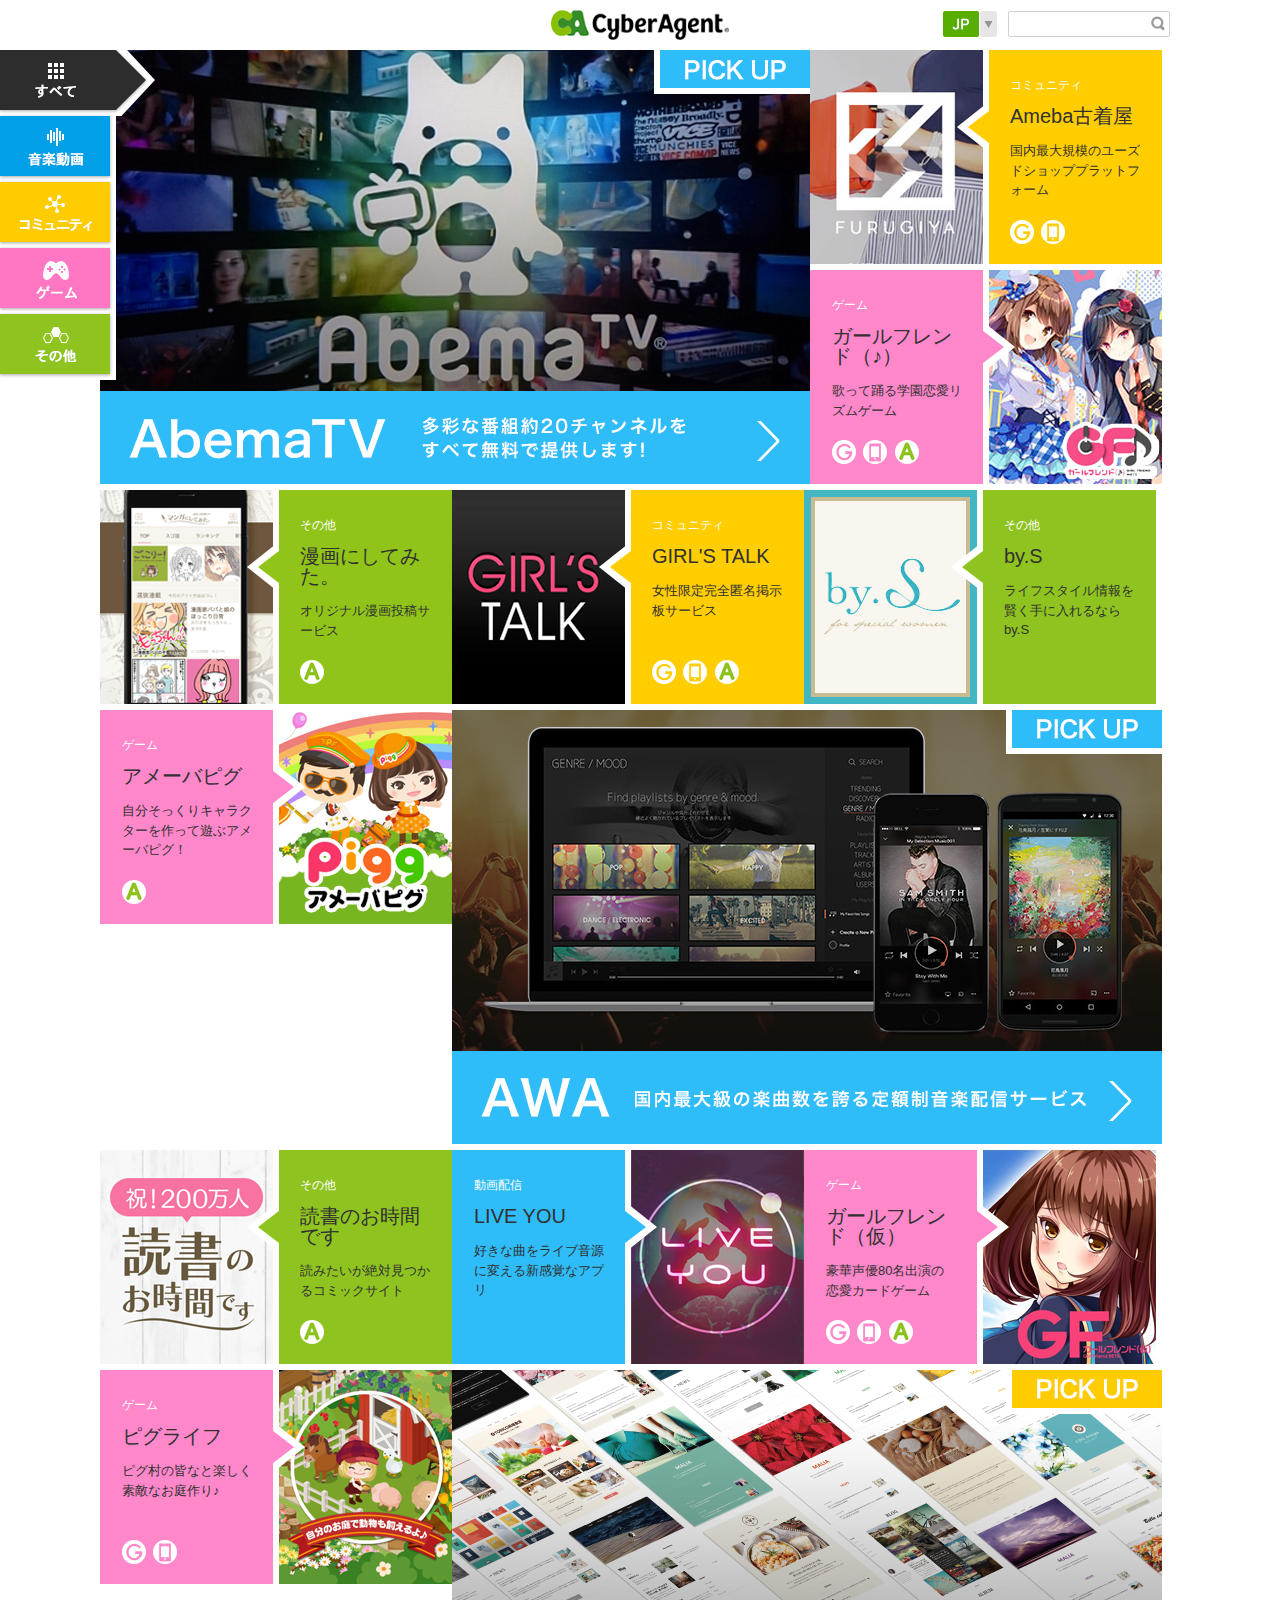
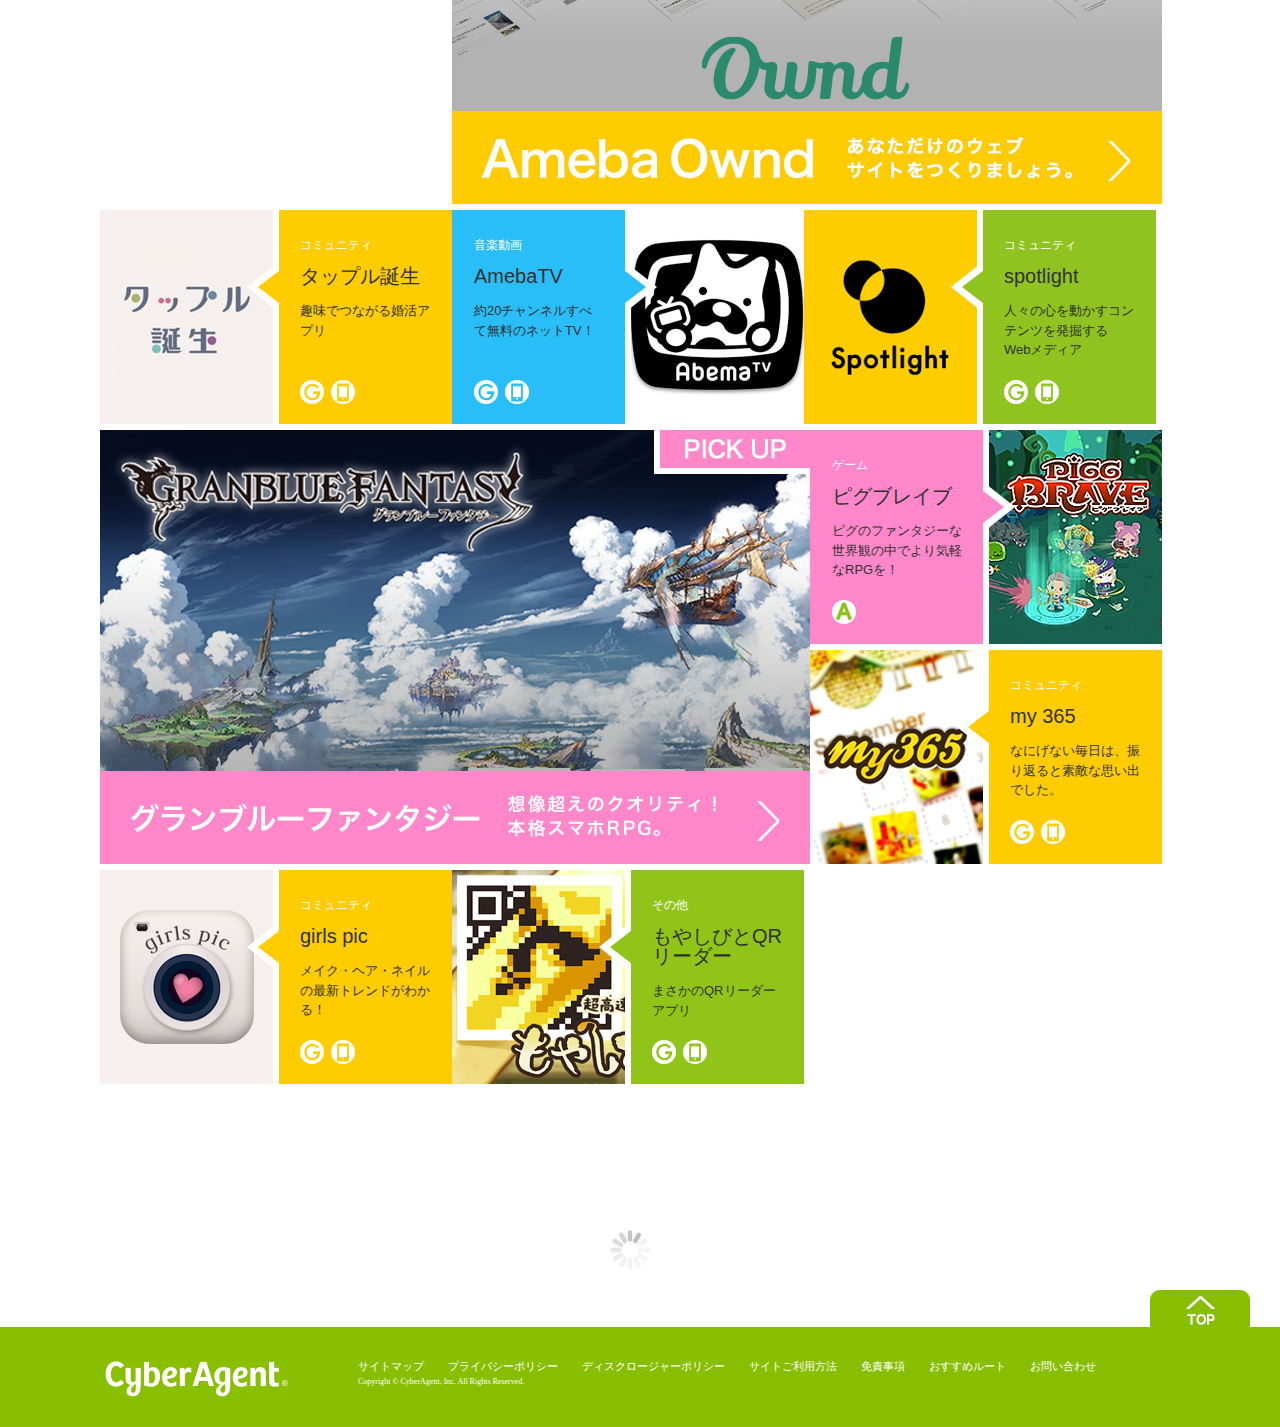
<file: CA_service/index.html>
<!DOCTYPE html>
<html lang="ja">
<head>
  <meta charset="UTF-8">
  <title>Document</title>
  <link rel="stylesheet" href="css/reset.css">
  <link rel="stylesheet" href="css/style.css">
  <link rel="stylesheet" href="css/column.css">
  <script src="https://code.jquery.com/jquery-2.2.3.min.js" integrity="sha256-a23g1Nt4dtEYOj7bR+vTu7+T8VP13humZFBJNIYoEJo=" crossorigin="anonymous"></script>
  <script src="masonry.pkgd.min.js"></script>
  <script src="jquery.inview.min.js"></script>
  <script>
  $(function(){
    $('.grid').masonry({
    itemSelector: '.grid-item',
    columnWidth: 355,
    gutter: 3
    });
    $('.grid-item').css('opacity', 0);
    $('.grid-item').on('inview', function(event, isInView, visiblePartX, visiblePartY) {
      if (isInView) {
        $(this).stop().animate({opacity: 1}, 1000);
    }
  });
  });
  </script>

</head>
<body>
<div id="wrap">
  <nav id="main-nav">
    <ul>
      <li><a href="#"><img src="img/nav_all.png"  /alt="" /></a></li>
      <li><a href="#"><img src="img/nav_mosic.png" alt="" /></a></li>
      <li><a href="#"><img src="img/nav_comyu.png" alt="" /></a></li>
      <li><a href="game.html"><img src="img/nav_game.png" alt="" /></a></li>
      <li><a href="#"><img src="img/nav_ather.png" alt="" /></a></li>
    </ul>
  </nav>

  <div id="head">
    <div class="wrap_head">
      <div id="head_content">
        <a href="index.html">
        <img src="img/logo.png" alt="" />
        </a>
      </div>
      <div class="search">
        <img src="img/head.png" alt="" />
    </div>
    </div>
  </div><!--head_fin-->

  <div id="content" class="grid">

    <div class="item grid-item grid-item--width2">
      <a href="#">
          <div class="waku_D_1"></div>
      </a>
    </div>

    <div class="grid-item">
        <a href="#">
        <div class="waku_01">
          <div class="waku_text_left">
          <p class="genre">コミュニティ</p>
          <p class="title">Ameba古着屋 </p>
          <p class="text">国内最大規模のユーズドショッププラットフォーム</p>
          <div class="waku_icon_2">
          <img src="img/icon_googl.png" alt="" />
          <img src="img/icon_smaho.png" alt="" />
          </div>
          </div>
      </div>
      </a>
    </div>

    <div class="grid-item">
      <a href="index_next.html">
      <div class="waku_02">
        <div class="waku_text">
          <p class="genre">ゲーム</p>
          <p class="title">ガールフレンド（♪） </p>
          <p class="text">歌って踊る学園恋愛リズムゲーム</p>
          <div class="waku_icon_2">
          <img src="img/icon_googl.png" alt="" />
          <img src="img/icon_smaho.png" alt="" />
          <img src="img/icon_ameba.png" alt="" />
          </div>
        </div>
      </div>
      </a>
    </div>

    <div class="grid-item">
      <a href="#">
      <div class="waku_03">
        <div class="waku_text_left">
          <p class="genre">その他</p>
          <p class="title">漫画にしてみた。</p>
          <p class="text">オリジナル漫画投稿サービス</p>
          <div class="waku_icon_2">
            <img src="img/icon_ameba.png" alt="" />
          </div>
        </div>
      </div>
      </a>
    </div>

    <div class="grid-item">
      <a href="#">
      <div class="waku_04">
        <div class="waku_text_left">
          <p class="genre"> コミュニティ</p>
          <p class="title">GIRL'S TALK </p>
          <p class="text">女性限定完全匿名掲示板サービス</p>
          <div class="waku_icon">
          <img src="img/icon_googl.png" alt="" />
          <img src="img/icon_smaho.png" alt="" />
          <img src="img/icon_ameba.png" alt="" />

          </div>
        </div>
      </div>
    </a>
    </div>

    <div class="grid-item">
      <a href="#">
      <div class="waku_05">
        <div class="waku_text_left">
          <p class="genre">その他</p>
          <p class="title">by.S </p>
          <p class="text">ライフスタイル情報を賢く手に入れるならby.S</p>
        </div>
      </div>
    </a>
    </div>

    <div class="grid-item">
      <a href="#">
      <div class="waku_06">
        <div class="waku_text">
          <p class="genre">ゲーム</p>
          <p class="title">アメーバピグ </p>
          <p class="text">自分そっくりキャラクターを作って遊ぶアメーバピグ！</p>
          <div class="waku_icon_2">
            <img src="img/icon_ameba.png" alt="" />
          </div>
        </div>
      </div>
    </a>
    </div>

    <div class="item grid-item grid-item--width2">
      <a href="#">
          <div class="waku_D_2"></div>
      </a>
    </div>

    <div class="grid-item">
      <a href="#">
      <div class="waku_07">
        <div class="waku_text_left">
          <p class="genre">その他</p>
          <p class="title">読書のお時間です </p>
          <p class="text">読みたいが絶対見つかるコミックサイト</p>
          <div class="waku_icon_2">
            <img src="img/icon_ameba.png" alt="" />
          </div>
        </div>
      </div>
    </a>
    </div>

    <div class="grid-item">
      <a href="#">
      <div class="waku_08">
        <div class="waku_text">
          <p class="genre">動画配信</p>
          <p class="title">LIVE YOU </p>
          <p class="text">好きな曲をライブ音源に変える新感覚なアプリ</p>
        </div>
      </div>
    </a>
    </div>

    <div class="grid-item">
      <a href="#">
      <div class="waku_09">
        <div class="waku_text">
          <p class="genre">ゲーム</p>
          <p class="title">ガールフレンド（仮） </p>
          <p class="text">豪華声優80名出演の恋愛カードゲーム</p>
          <div class="waku_icon_2">
          <img src="img/icon_googl.png" alt="" />
          <img src="img/icon_smaho.png" alt="" />
          <img src="img/icon_ameba.png" alt="" />
          </div>
        </div>
      </div>
    </a>
    </div>

    <div class="grid-item">
      <a href="#">
      <div class="waku_10">
        <div class="waku_text">
          <p class="genre">ゲーム</p>
          <p class="title">ピグライフ</p>
          <p class="text">ピグ村の皆なと楽しく素敵なお庭作り♪</p>
          <div class="waku_icon">
          <img src="img/icon_googl.png" alt="" />
          <img src="img/icon_smaho.png" alt="" />
          </div>
        </div>
      </div>
    </a>
    </div>

    <div class="item grid-item grid-item--width2">
      <a href="#">
        <div class="waku_D_3"></div>
      </a>
    </div>

    <div class="grid-item">
      <a href="#">
      <div class="waku_11">
        <div class="waku_text_left">
          <p class="genre">コミュニティ</p>
          <p class="title">タップル誕生 </p>
          <p class="text">趣味でつながる婚活アプリ</p>
          <div class="waku_icon">
          <img src="img/icon_googl.png" alt="" />
          <img src="img/icon_smaho.png" alt="" />
          </div>
        </div>
      </div>
    </a>
    </div>

    <div class="grid-item">
      <a href="#">
      <div class="waku_12">
        <div class="waku_text">
          <p class="genre">音楽動画</p>
          <p class="title">AmebaTV </p>
          <p class="text">約20チャンネルすべて無料のネットTV！</p>
          <div class="waku_icon">
          <img src="img/icon_googl.png" alt="" />
          <img src="img/icon_smaho.png" alt="" />
          </div>
        </div>
      </div>
    </a>
    </div>

    <div class="grid-item">
      <a href="#">
      <div class="waku_16">
        <div class="waku_text_left">
          <p class="genre">コミュニティ</p>
          <p class="title">spotlight</p>
          <p class="text">人々の心を動かすコンテンツを発掘するWebメディア</p>
          <div class="waku_icon_2">
          <img src="img/icon_googl.png" alt="" />
          <img src="img/icon_smaho.png" alt="" />
          </div>
        </div>
      </div>
    </a>
    </div>



    <div class="item grid-item grid-item--width2">
      <a href="#">
        <div class="waku_D_4"></div>
      </a>
    </div>


    <div class="grid-item">
      <a href="#">
      <div class="waku_14">
        <div class="waku_text">
          <p class="genre">ゲーム</p>
          <p class="title">ピグブレイブ </p>
          <p class="text">ピグのファンタジーな世界観の中でより気軽なRPGを！</p>
          <div class="waku_icon_2">
            <img src="img/icon_ameba.png" alt="" />
          </div>
        </div>
      </div>
    </a>
    </div>

    <div class="grid-item">
      <a href="#">
      <div class="waku_17">
        <div class="waku_text_left">
          <p class="genre">コミュニティ</p>
          <p class="title">my 365 </p>
          <p class="text">なにげない毎日は、振り返ると素敵な思い出でした。</p>
          <div class="waku_icon_2">
          <img src="img/icon_googl.png" alt="" />
          <img src="img/icon_smaho.png" alt="" />
          </div>
        </div>
      </div>
    </a>
    </div>


      <div class="grid-item">
        <a href="#">
        <div class="waku_15">
          <div class="waku_text_left">
            <p class="genre">コミュニティ</p>
            <p class="title">girls pic </p>
            <p class="text">メイク・ヘア・ネイルの最新トレンドがわかる！</p>
            <div class="waku_icon_2">
            <img src="img/icon_googl.png" alt="" />
            <img src="img/icon_smaho.png" alt="" />
            </div>
          </div>
        </div>
      </a>
      </div>

      <div class="grid-item">
        <div class="waku_13">
          <a href="#">
          <div class="waku_text_left">
            <p class="genre">その他</p>
            <p class="title">もやしびとQRリーダー </p>
            <p class="text">まさかのQRリーダーアプリ</p>
            <div class="waku_icon_2">
            <img src="img/icon_googl.png" alt="" />
            <img src="img/icon_smaho.png" alt="" />
            </div>
          </div>
        </div>
      </a>
      </div>



      <div class="kuru">
        <div class="kuru_img">
          <a href="index_2.html"><img  src="img/kurukuru.png" alt="" width="40" height="40"></a>
        </div>
      </div>

</div>

</div><!--content_fin-->

<div class="kuru">
  <div class="kuru_img_2">
    <a href="index_2.html"><img  src="img/kurukuru.png" alt="" width="40" height="40"></a>
  </div>
</div>

<div id="pagetop">
  <a href="index.html">
  <img src="img/pagetop.png" alt="" />
  </a>
</div>


<div id="ft">

  <div id="ft_content">
    <div class="ft_img">
    <a href="#"><img  src="img/ft_logo.png" alt="" /></a>
    </div>

    <div>
    <a href="#">サイトマップ</a>
    <a href="#">プライバシーポリシー</a>
    <a href="#">ディスクロージャーポリシー</a>
    <a href="#">サイトご利用方法</a>
    <a href="#">免責事項</a>
    <a href="#">おすすめルート</a>
    <a href="#">お問い合わせ</a>
    <p>Copyright © CyberAgent, Inc. All Rights Reserved.<p>
    </div>


</div><!--ft_fin-->






</div><!--wrap_fin-->
</body>
</html>
</file>
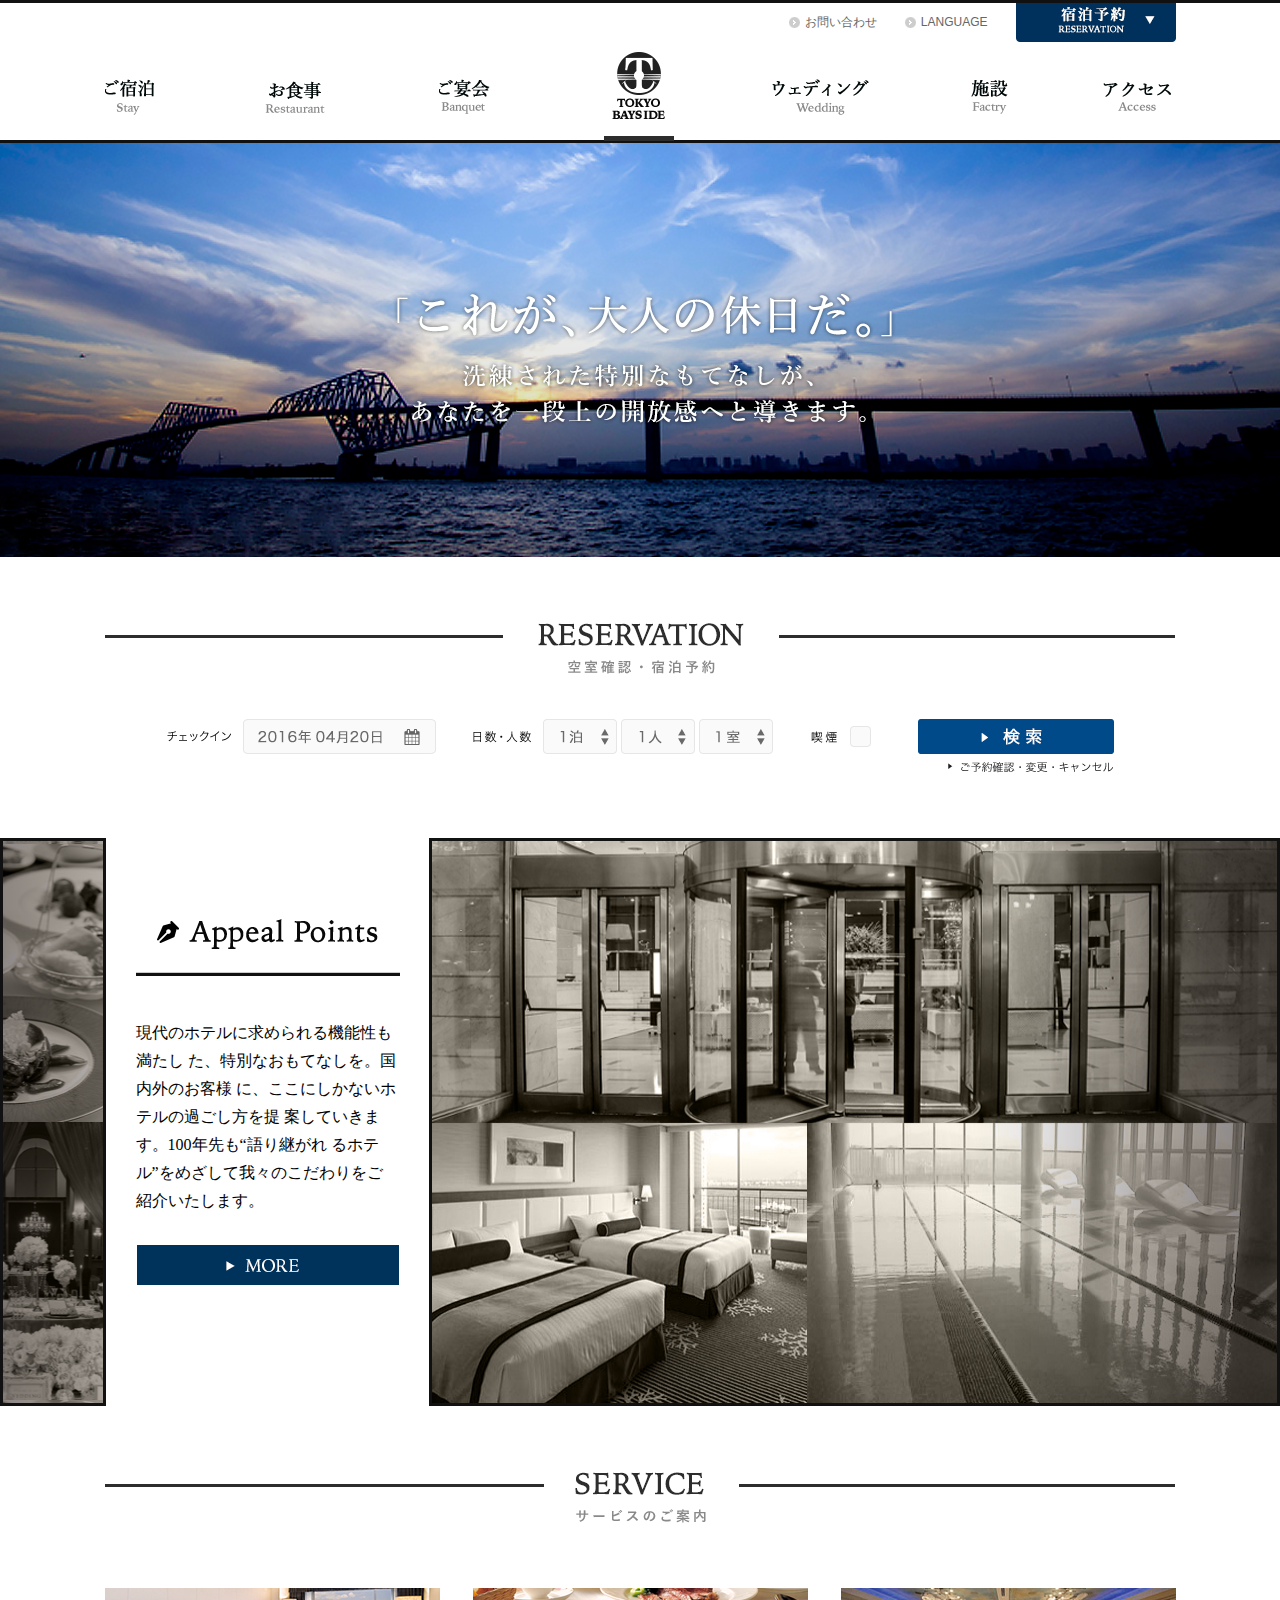
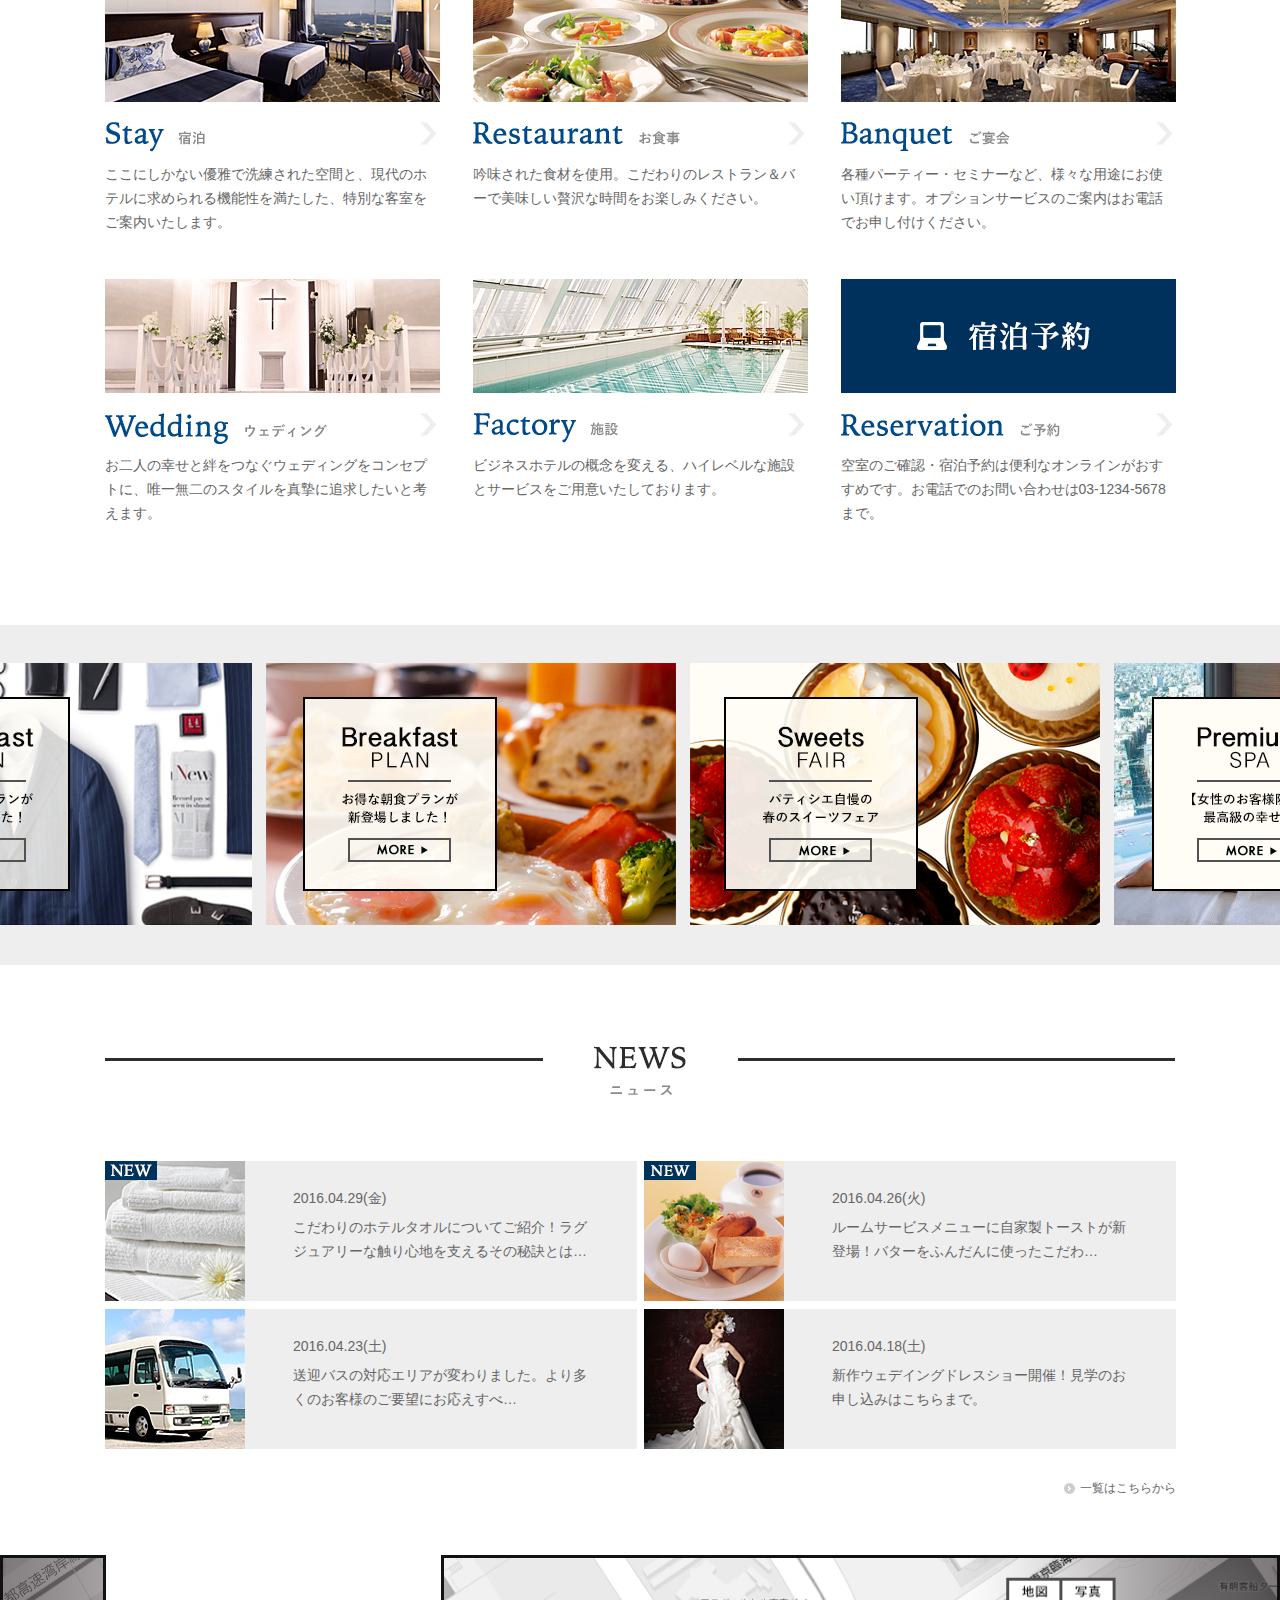
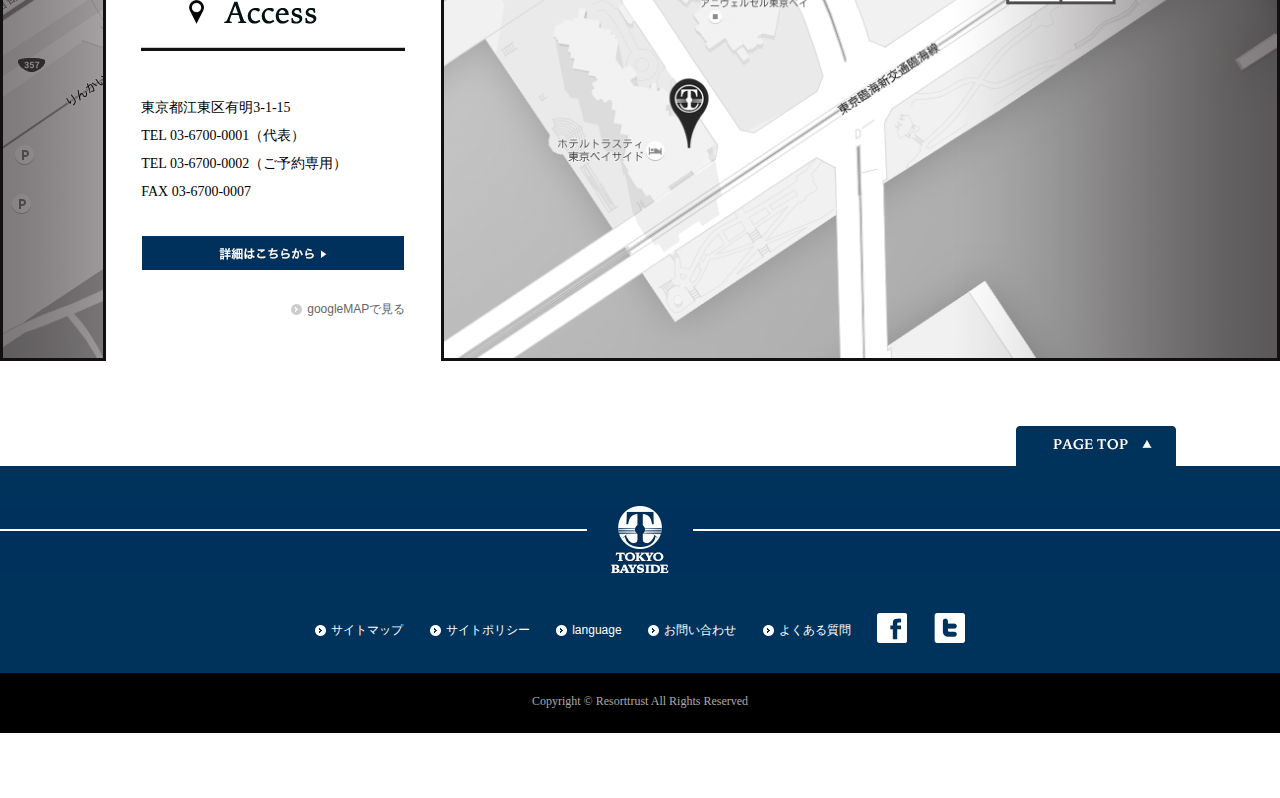
<file: hotel/index.html>
<!DOCTYPE html>
<html lang="en">
<head>
  <meta charset="UTF-8">
  <title>TOKYO BAYSIDE</title>
  <link rel="stylesheet" href="css/reset.css">
  <link rel="stylesheet" href="css/style.css">
</head>


<body>
<div id="wrap">

<div id="nav_bg">
  <div class="line_nav"></div>

  <div id="nav">

    <div id="nav_top">
        <div class="link">
          <a href="#"><img class="icon" src="img/link_icon.png" alt="icon">お問い合わせ</a>
        </div>
        <div class="link">
          <a href="#"><img class="icon" src="img/link_icon.png" alt="icon">LANGUAGE</a>
        </div>
        <a href="#"><img src="img/nav_yoyaku.png" alt="宿泊予約"></a>
    </div>

    <div id="nav_mene">
      <nav>
        <ul>
          <li class="box_1">
            <a href="#"><img src="img/nav_stay.png" alt="宿泊"></a></li>
          <li class="box_2">
            <a href="#"><img src="img/nav_restaurant.png" alt="お食事"></a></li>
          <li class="box_3">
            <a href="#"><img src="img/nav_banquet.png" alt="ご宴会"></a></li>
          <li class="box_4">
            <a href="#"><img src="img/logo.png" alt="ロゴ"></a></li>
          <li class="box_5">
          <a href="#"><img src="img/nav_wedding.png" alt="ウェディング"></a></li>
          <li class="box_6">
            <a href="#"><img src="img/nav_factry.png" alt="施設"></a></li>
          <li class="box_7">
            <a href="#"><img src="img/nav_access.png" alt="アクセス"></a></li>
        </ul>
      </nav>
    </div>

  </div><!--nav_fin-->

</div><!--nav_bg_fin-->


<div class="main_v">
</div>

  <div class="base">

    <img class="box_box" src="img/TITLE_reservation.png" alt="予約フォーム" />
    <img class="box" src="img/content_form.png" alt="予約フォーム" />

  </div>

  <div class="box">

    <div id="about">
      <div class="about_pic sen"></div>

    <div id="about_text">
        <img src="img/about_pen.png" alt="アピールポイント" />

        <div class="about">
          <hr class="line" />
            <p>現代のホテルに求められる機能性も満たし
        た、特別なおもてなしを。国内外のお客様
        に、ここにしかないホテルの過ごし方を提
        案していきます。100年先も“語り継がれ
        るホテル”をめざして我々のこだわりをご
        紹介いたします。</p>
        </div>

        <a href="#"><img  src="img/about_more.png" alt="アバウト" /></a>
      </div>
    <img class="sen" src="img/about_pic2.png" alt="アバウト" />

    </div>

  </div>
  <!-- about_fin----------->

  <div class="base">

    <img class="box" src="img/TITLE_service.png" alt="サービス＿タイトル" />

    <ul class="link_waku">

      <li class="link_box"><a href="#">
        <img src="img/menu_stay.png" alt="宿泊">
        <div class="tit">
          <img src="img/menu_text_stay.png" alt="タイトル" />
          <img class="tit_y" src="img/menu_text_icon.png" alt="▶︎" />
        </div>
        <p class="text_size_2">ここにしかない優雅で洗練された空間と、現代のホテルに求められる機能性を満たした、特別な客室をご案内いたします。</p></a>
      </li>

      <li class="link_box"><a href="#">
        <img src="img/menu_restaurant.png" alt="お食事">
        <div class="tit">
          <img src="img/menu_text_restaurant.png" alt="タイトル" />
          <img class="tit_y" src="img/menu_text_icon.png" alt="▶︎" />
        </div>
        <p class="text_size_2">吟味された食材を使用。こだわりのレストラン＆バーで美味しい贅沢な時間をお楽しみください。</p></a>
      </li>

      <li class="link_box"><a href="#">
        <img src="img/menu_banquet.png" alt="ご宴会">
        <div class="tit">
          <img src="img/menu_text_banquet.png" alt="タイトル" />
          <img class="tit_y" src="img/menu_text_icon.png" alt="▶︎" />
        </div>
        <p class="text_size_2">各種パーティー・セミナーなど、様々な用途にお使い頂けます。オプションサービスのご案内はお電話でお申し付けください。</p></a>
      </li>
    </ul>

    <ul class="link_waku_2">

      <li class="link_box"><a href="#">
        <img src="img/menu_wedding.png" alt="ウェディング">
        <div class="tit">
          <img src="img/menu_text_wedding.png" alt="タイトル" />
          <img class="tit_y"  src="img/menu_text_icon.png" alt="▶︎" />
        </div>
        <p class="text_size_2">お二人の幸せと絆をつなぐウェディングをコンセプトに、唯一無二のスタイルを真摯に追求したいと考えます。</p></a>
      </li>

      <li class="link_box"><a href="#">
        <img src="img/menu_factory.png" alt="施設">
        <div class="tit">
          <img src="img/menu_text_factory.png" alt="タイトル" />
          <img class="tit_y"  src="img/menu_text_icon.png" alt="▶︎" />
        </div>
        <p class="text_size_2">ビジネスホテルの概念を変える、ハイレベルな施設とサービスをご用意いたしております。</p></a>
      </li>

      <li class="link_box"><a href="#">
        <img src="img/menu_yoyaku.png" alt="宿泊予約">
        <div class="tit">
          <img src="img/menu_text_reservation.png" alt="タイトル" />
          <img class="tit_y"  src="img/menu_text_icon.png" alt="▶︎" />
        </div>
        <p class="text_size_2">空室のご確認・宿泊予約は便利なオンラインがおすすめです。お電話でのお問い合わせは03-1234-5678まで。</p></a>
      </li>
    </ul>

  </div><!--sarvice_fin-->

<div id="plan">
  <div class="plan">
<!-- <a href="#"><img src="img/plan_left.png" alt="" /></a> --> 
	<a href="#"><img class="plan_a" src="img/plan_men.png" alt="" /></a>
	<a href="#"><img class="plan_a" src="img/plan_breakfast.png" alt="" /></a>
    <a href="#"><img class="plan_a" src="img/plan_sweets.png" alt="" /></a>
  	<a href="#"><img src="img/plan_spa.png" alt="" /></a>
<!-- <a href="#"><img src="img/plan_right.png" alt="" /></a> -->  
  </div>
 </div><!--PLAN_fin-->
  

  <div class="base">
    <img class="box" src="img/TITLE_news.png" alt="ニュース＿タイトル" />

    <div class="news_waku">
        <a href="">
        <div class="news">
          <img src="img/news_pic1.png" alt="タオル">
            <div class="news_box">
              <div class="news_text">
                <p class="text_size">2016.04.29(金)</p>
                <p class="text_size_2">こだわりのホテルタオルについてご紹介！ラグジュアリーな触り心地を支えるその秘訣とは…</p>
              </div>
            </div>
          </div>
          </a>

          <a href="">
          <div class="news">
            <img src="img/news_pic2.png" alt="タオル">
              <div class="news_box">
                <div class="news_text">
                  <p class="text_size">2016.04.26(火)</p>
                  <p class="text_size_2">ルームサービスメニューに自家製トーストが新登場！バターをふんだんに使ったこだわ…</p>
                </div>
              </div>
            </div>
            </a>
    </div>

    <div class="news_waku">
        <a href="">
        <div class="news">
          <img src="img/news_pic3.png" alt="タオル">
            <div class="news_box">
              <div class="news_text">
                <p class="text_size">2016.04.23(土)</p>
                <p class="text_size_2">送迎バスの対応エリアが変わりました。より多くのお客様のご要望にお応えすべ…</p>
              </div>
            </div>
          </div>
          </a>

          <a href="">
          <div class="news">
            <img src="img/news_pic4.png" alt="タオル">
              <div class="news_box">
                <div class="news_text">
                  <p class="text_size">2016.04.18(土)</p>
                  <p class="text_size_2">新作ウェデイングドレスショー開催！見学のお申し込みはこちらまで。</p>
                </div>
              </div>
            </div>
            </a>
    </div><!--.news_waku-->

    <div class="link_2">
      <a href="#"><img class="icon" src="img/link_icon.png" alt="icon">一覧はこちらから</a>
    </div>


  </div><!--NEWS_fin-->



<div class="box">

    <div id="access">
      <div class="access_pic sen"></div>

        <div id="access_text">
        <img class="access_logo" src="img/access_title.png" width="128" height="24">
    
            <div class="about">
              <hr class="line" />
                <p>東京都江東区有明3-1-15<br>
          TEL 03-6700-0001（代表）<br>
          TEL 03-6700-0002（ご予約専用）<br>
          FAX 03-6700-0007</p>
            </div>
    
             <a href="#"><img  src="img/access_more.png" alt="more" /></a>
            
              <div class="link_2">
              <a href="#"><img class="icon" src="img/link_icon.png" alt="icon">googleMAPで見る</a>
              </div>
              
        </div>
        <img class="sen" src="img/access_pic2.png" alt="アバウト" />
  </div><!--access_fin-->
 </div><!--box_fin-->


  <div class="base pagetop">
  <a href="#"><img src="img/f_top.png" alt="" /></a>
  </div>


  <div class="box">
  
    <div class="ft_bg"></div>
    <div class="ft_rogo"></div>

    <div class="ft_bg2">
        <div class="base">

          <div id="ft_link_waku">

            <div class="link_ft">
              <a href="#"><img class="icon" src="img/f_icon.png" alt="" />サイトマップ</a>
            </div>
            <div class="link_ft">
              <a href="#"><img class="icon" src="img/f_icon.png" alt="" />サイトポリシー</a>
            </div>
            <div class="link_ft">
              <a href="#"><img class="icon" src="img/f_icon.png" alt="" />language</a>
            </div>
            <div class="link_ft">
              <a href="#"><img class="icon" src="img/f_icon.png" alt="" />お問い合わせ</a>
            </div>
            <div class="link_ft">
              <a href="#"><img class="icon" src="img/f_icon.png" alt="" />よくある質問</a>
            </div>

            <a href="#"><img src="img/sns_facebook.png" alt="" /></a>
            <a href="#"><img src="img/sns_twitter.png" alt="" /></a>

          </div>

      </div>
    </div>

    <div class="ft_bg_black">
    <p class="copy">Copyright © Resorttrust All Rights Reserved</p>
    </div>

  </div>

</div><!--wrap_fin-->
</body>
</html>
</file>
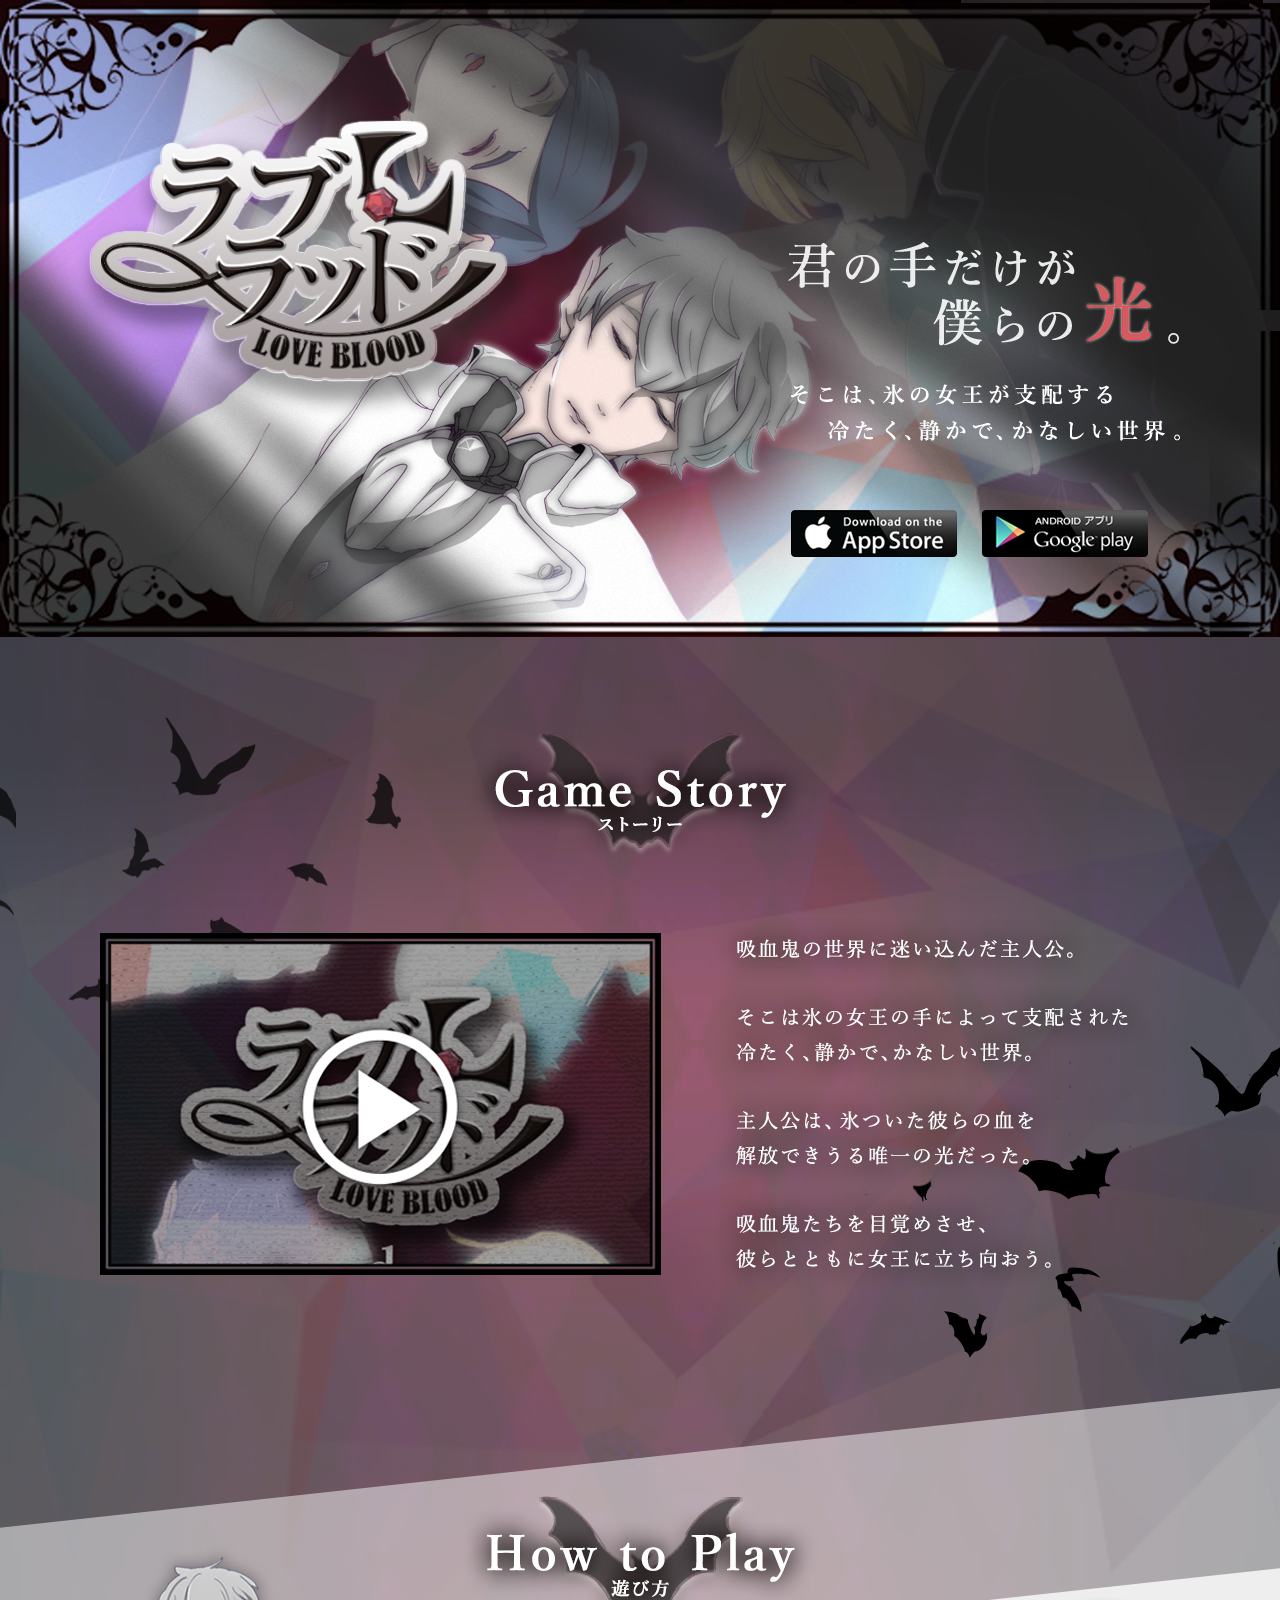
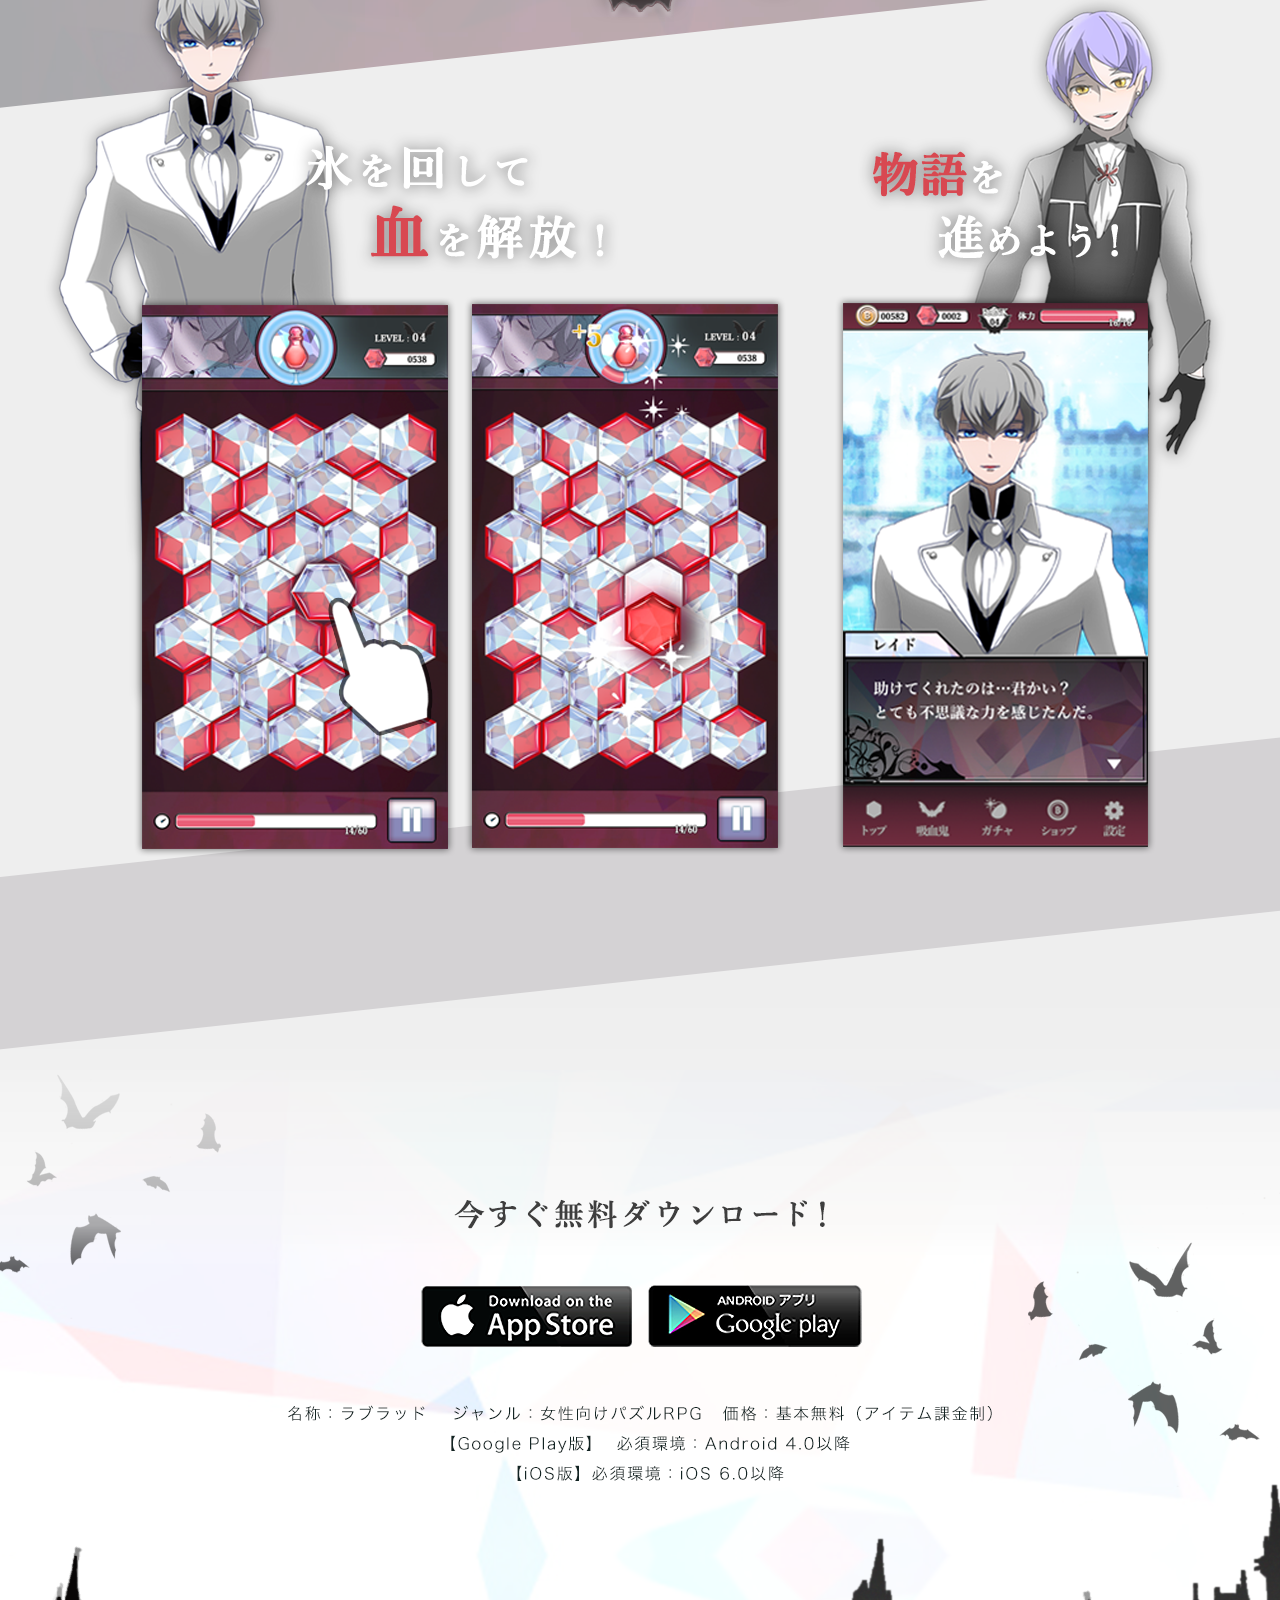
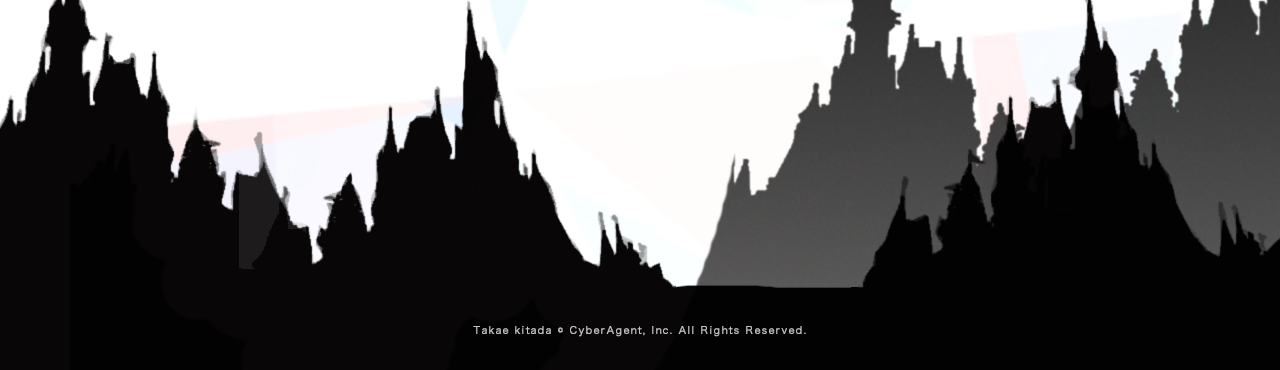
<file: iosapp/index.html>
<!DOCTYPE html>
<html lang="ja">
<head>
<meta charset="UTF-8">
<title>iOS App Design</title>
<link rel="stylesheet" href="reset.css">
<style>
body{
	background-color: #000;
}
.lp{
	width: 1280px; /*ここにLP画像の横幅をいれる*/
	margin: 0 auto;
}
</style>
</head>
<body>
<div class="lp">
	<img src="lp.png" alt="iOS App Design">
</div>
</body>
</html>
</file>
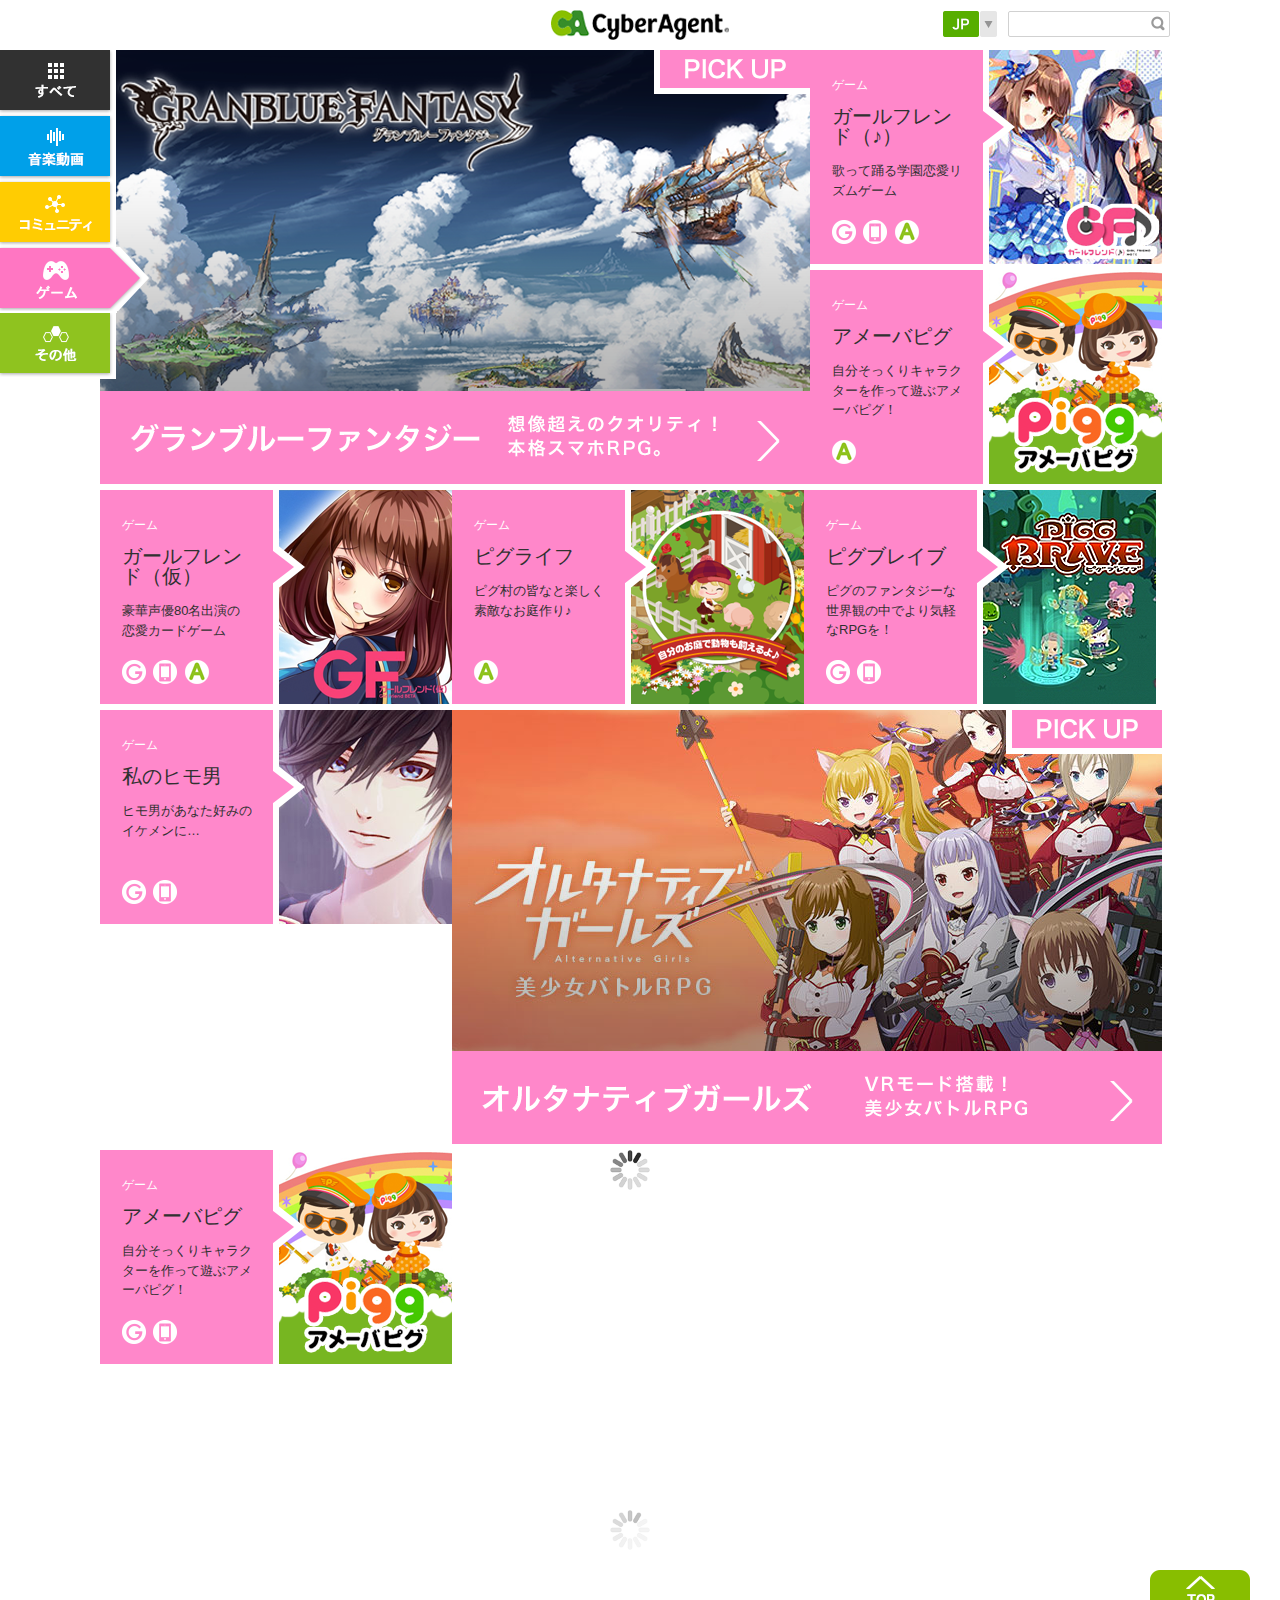
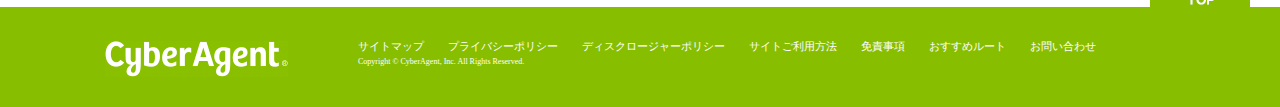
<file: CA_service/game.html>
<!DOCTYPE html>
<html lang="ja">
<head>
  <meta charset="UTF-8">
  <title>Document</title>
  <link rel="stylesheet" href="css/reset.css">
  <link rel="stylesheet" href="css/style.css">
  <link rel="stylesheet" href="css/column.css">
  <script src="https://code.jquery.com/jquery-2.2.3.min.js" integrity="sha256-a23g1Nt4dtEYOj7bR+vTu7+T8VP13humZFBJNIYoEJo=" crossorigin="anonymous"></script>
  <script src="masonry.pkgd.min.js"></script>
  <script src="jquery.inview.min.js"></script>
  <script>
  $(function(){
    $('.grid').masonry({
    itemSelector: '.grid-item',
    columnWidth: 355,
    gutter: 3
    });
    $('.grid-item').css('opacity', 0);
    $('.grid-item').on('inview', function(event, isInView, visiblePartX, visiblePartY) {
      if (isInView) {
        $(this).stop().animate({opacity: 1}, 1000);
    }
  });
  });
  </script>

</head>

<body>
<div id="wrap">
  <nav id="main-nav">
    <ul>
      <li><a href="index.html"><img src="img/nav_all_on.png"  /alt="" /></a></li>
      <li><a href="#"><img src="img/nav_mosic.png" alt="" /></a></li>
      <li><a href="#"><img src="img/nav_comyu.png" alt="" /></a></li>
      <li><a href="#"><img src="img/nav_game_on.png" alt="" /></a></li>
      <li><a href="#"><img src="img/nav_ather.png" alt="" /></a></li>
    </ul>
  </nav>

  <div id="head">
    <div class="wrap_head">
      <div id="head_content">
        <a href="index.html">
        <img src="img/logo.png" alt="" />
        </a>
      </div>
      <div class="search">
        <img src="img/head.png" alt="" />
    </div>
    </div>
  </div><!--head_fin-->

  <div id="content" class="grid">

    <div class="item grid-item grid-item--width2">
      <a href="#">
        <div class="waku_D_4"></div>
      </a>
    </div>


    <div class="grid-item">
      <a href="game_2.html">
      <div class="waku_02">
        <div class="waku_text">
          <p class="genre">ゲーム</p>
          <p class="title">ガールフレンド（♪） </p>
          <p class="text">歌って踊る学園恋愛リズムゲーム</p>
          <div class="waku_icon_2">
          <img src="img/icon_googl.png" alt="" />
          <img src="img/icon_smaho.png" alt="" />
          <img src="img/icon_ameba.png" alt="" />
          </div>
        </div>
      </div>
      </a>
    </div>

    <div class="grid-item">
      <a href="#">
      <div class="waku_06">
        <div class="waku_text">
          <p class="genre">ゲーム</p>
          <p class="title">アメーバピグ </p>
          <p class="text">自分そっくりキャラクターを作って遊ぶアメーバピグ！</p>
          <div class="waku_icon_2">
            <img src="img/icon_ameba.png" alt="" />
          </div>
        </div>
      </div>
    </a>
    </div>

    <div class="grid-item">
      <a href="#">
      <div class="waku_09">
        <div class="waku_text">
          <p class="genre">ゲーム</p>
          <p class="title">ガールフレンド（仮） </p>
          <p class="text">豪華声優80名出演の恋愛カードゲーム</p>
          <div class="waku_icon_2">
          <img src="img/icon_googl.png" alt="" />
          <img src="img/icon_smaho.png" alt="" />
          <img src="img/icon_ameba.png" alt="" />
          </div>
        </div>
      </div>
    </a>
    </div>

    <div class="grid-item">
      <a href="#">
      <div class="waku_10">
        <div class="waku_text">
          <p class="genre">ゲーム</p>
          <p class="title">ピグライフ</p>
          <p class="text">ピグ村の皆なと楽しく素敵なお庭作り♪</p>
          <div class="waku_icon">
            <img src="img/icon_ameba.png" alt="" />
          </div>
        </div>
      </div>
    </a>
    </div>


    <div class="grid-item">
      <a href="#">
      <div class="waku_14">
        <div class="waku_text">
          <p class="genre">ゲーム</p>
          <p class="title">ピグブレイブ </p>
          <p class="text">ピグのファンタジーな世界観の中でより気軽なRPGを！</p>
          <div class="waku_icon_2">
          <img src="img/icon_googl.png" alt="" />
          <img src="img/icon_smaho.png" alt="" />
          </div>
        </div>
      </div>
    </a>
    </div>

      <div class="grid-item">
        <a href="#">
        <div class="waku_18">
          <div class="waku_text">
            <p class="genre">ゲーム</p>
            <p class="title">私のヒモ男</p>
            <p class="text">ヒモ男があなた好みのイケメンに…</p>
            <div class="waku_icon">
            <img src="img/icon_googl.png" alt="" />
            <img src="img/icon_smaho.png" alt="" />
            </div>
          </div>
        </div>
      </a>
      </div>

      <div class="item grid-item grid-item--width2">
        <a href="#">
          <div class="waku_D_5"></div>
        </a>
      </div>

      <div class="grid-item">
        <a href="#">
        <div class="waku_06">
          <div class="waku_text">
            <p class="genre">ゲーム</p>
            <p class="title">アメーバピグ </p>
            <p class="text">自分そっくりキャラクターを作って遊ぶアメーバピグ！</p>
            <div class="waku_icon_2">
            <img src="img/icon_googl.png" alt="" />
            <img src="img/icon_smaho.png" alt="" />
            </div>
          </div>
        </div>
      </a>
      </div>

      <div class="kuru">
        <div class="kuru_img">
          <a href="index_2.html"><img  src="img/kurukuru.png" alt="" width="40" height="40"></a>
        </div>
      </div>

</div>



</div><!--content_fin-->

<div class="kuru">
  <div class="kuru_img_2">
    <a href="index_2.html"><img  src="img/kurukuru.png" alt="" width="40" height="40"></a>
  </div>
</div>

<div id="pagetop">
  <a href="game.html">
  <img src="img/pagetop.png" alt="" />
  </a>
</div>


<div id="ft">

  <div id="ft_content">
    <div class="ft_img">
      <a href="#"><img  src="img/ft_logo.png" alt="" /></a>
    </div>

    <div>
    <a href="#">サイトマップ</a>
    <a href="#">プライバシーポリシー</a>
    <a href="#">ディスクロージャーポリシー</a>
    <a href="#">サイトご利用方法</a>
    <a href="#">免責事項</a>
    <a href="#">おすすめルート</a>
    <a href="#">お問い合わせ</a>
    <p>Copyright © CyberAgent, Inc. All Rights Reserved.<p>
    </div>


</div><!--ft_fin-->






</div><!--wrap_fin-->
</body>
</html>
</file>
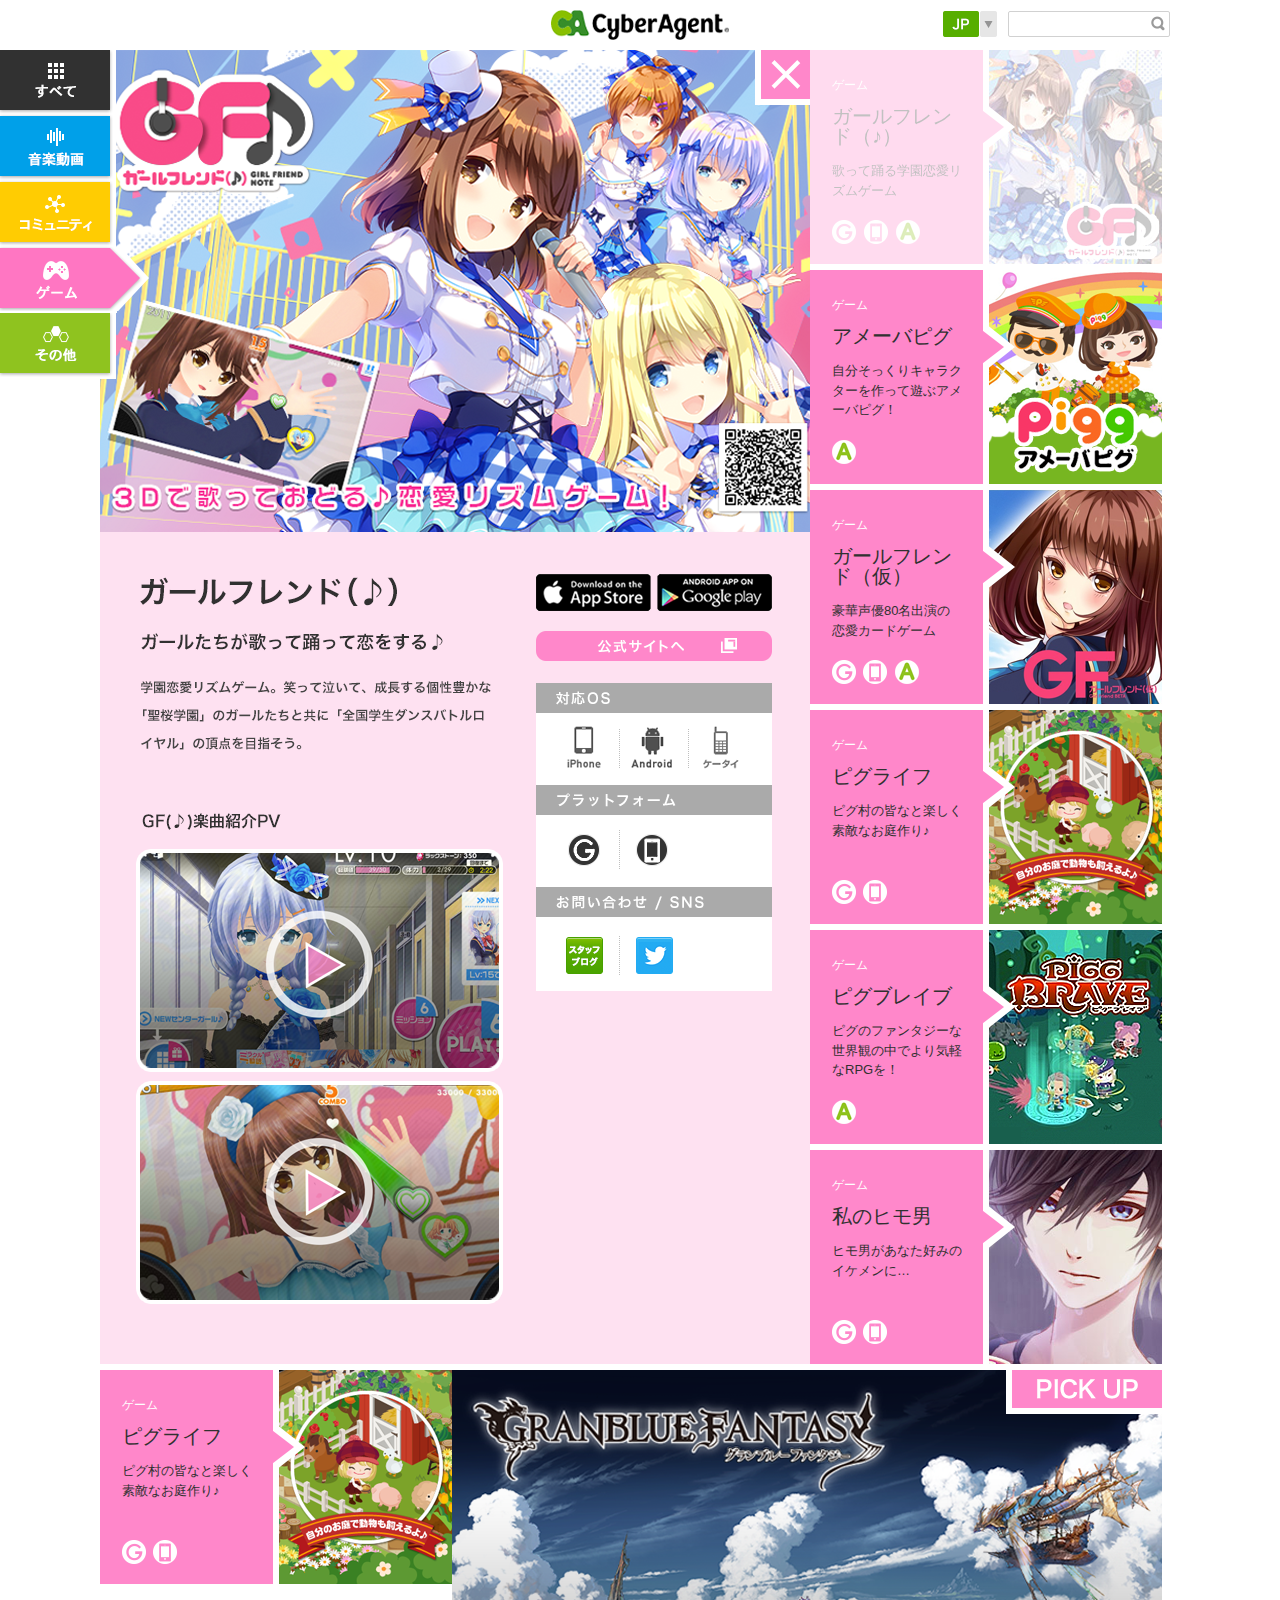
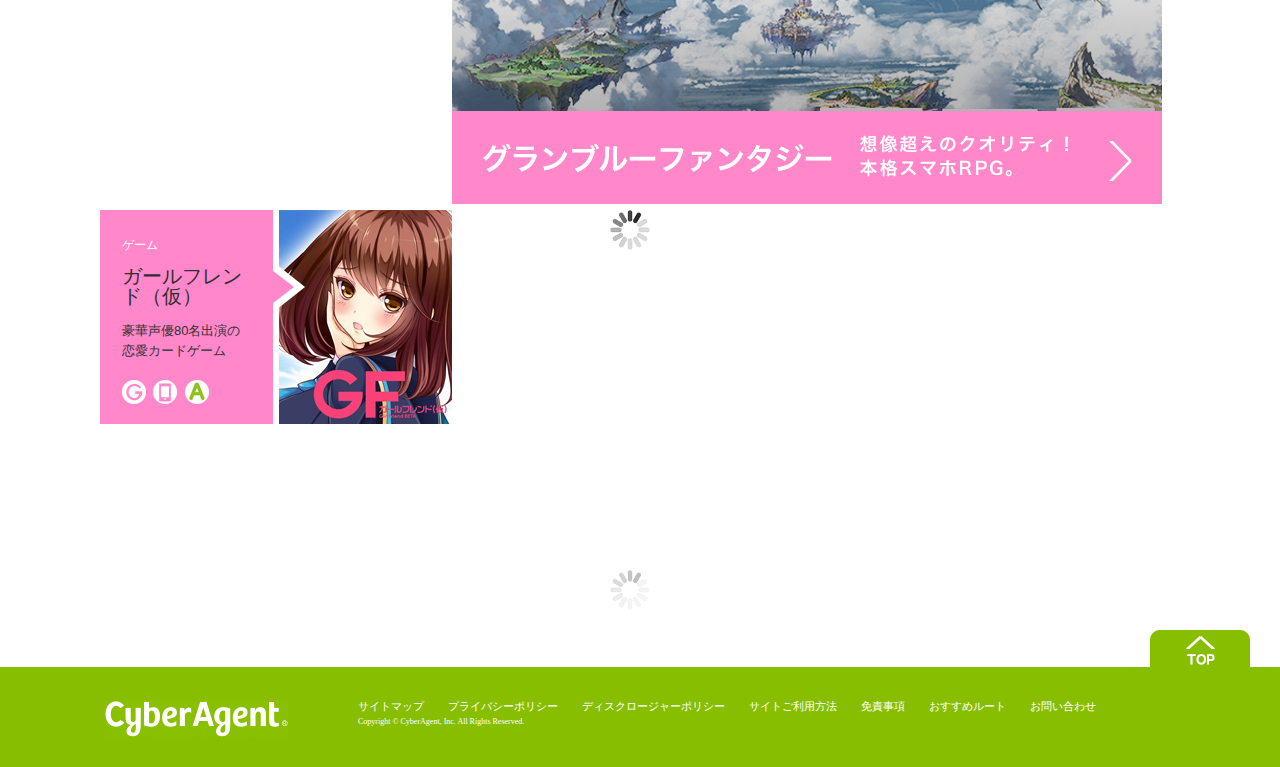
<file: CA_service/game_2.html>
<!DOCTYPE html>
<html lang="ja">
<head>
  <meta charset="UTF-8">
  <title>Document</title>
  <link rel="stylesheet" href="css/reset.css">
  <link rel="stylesheet" href="css/style.css">
  <link rel="stylesheet" href="css/column.css">
  <script src="https://code.jquery.com/jquery-2.2.3.min.js" integrity="sha256-a23g1Nt4dtEYOj7bR+vTu7+T8VP13humZFBJNIYoEJo=" crossorigin="anonymous"></script>
  <script src="masonry.pkgd.min.js"></script>
  <script src="jquery.inview.min.js"></script>
  <script>
  $(function(){
    $('.grid').masonry({
    itemSelector: '.grid-item',
    columnWidth: 355,
    gutter: 3
    });
    $('.grid-item').css('opacity', 0);
    $('.grid-item').on('inview', function(event, isInView, visiblePartX, visiblePartY) {
      if (isInView) {
        $(this).stop().animate({opacity: 1}, 1000);
    }
  });
  });
  </script>

</head>

<body>
<div id="wrap">
  <nav id="main-nav">
    <ul>
      <li><a href="index.html"><img src="img/nav_all_on.png"  /alt="" /></a></li>
      <li><a href="#"><img src="img/nav_mosic.png" alt="" /></a></li>
      <li><a href="#"><img src="img/nav_comyu.png" alt="" /></a></li>
      <li><a href="game.html"><img src="img/nav_game_on.png" alt="" /></a></li>
      <li><a href="#"><img src="img/nav_ather.png" alt="" /></a></li>
    </ul>
  </nav>

  <div id="head">
    <div class="wrap_head">
      <div id="head_content">
        <a href="index.html">
        <img src="img/logo.png" alt="" />
        </a>
      </div>
      <div class="search">
        <img src="img/head.png" alt="" />
    </div>
    </div>
  </div><!--head_fin-->

  <div id="content" class="grid">

    <div class="grid-item grid-item--width3">
      <a href="game.html">
      <div class="waku_00">
      </div>
      </a>
    </div>

    <div class="grid-item">
      <div class="waku_02_2">
        <div class="waku_text">
          <p class="genre">ゲーム</p>
          <p class="title">ガールフレンド（♪） </p>
          <p class="text">歌って踊る学園恋愛リズムゲーム</p>
          <div class="waku_icon_2">
          <img src="img/icon_googl.png" alt="" />
          <img src="img/icon_smaho.png" alt="" />
          <img src="img/icon_ameba.png" alt="" />
          </div>
        </div>
      </div>
    </div>

    <div class="grid-item">
      <a href="#">
      <div class="waku_06">
        <div class="waku_text">
          <p class="genre">ゲーム</p>
          <p class="title">アメーバピグ </p>
          <p class="text">自分そっくりキャラクターを作って遊ぶアメーバピグ！</p>
          <div class="waku_icon_2">
            <img src="img/icon_ameba.png" alt="" />
          </div>
        </div>
      </div>
    </a>
    </div>

    <div class="grid-item">
      <a href="#">
      <div class="waku_09">
        <div class="waku_text">
          <p class="genre">ゲーム</p>
          <p class="title">ガールフレンド（仮） </p>
          <p class="text">豪華声優80名出演の恋愛カードゲーム</p>
          <div class="waku_icon_2">
          <img src="img/icon_googl.png" alt="" />
          <img src="img/icon_smaho.png" alt="" />
          <img src="img/icon_ameba.png" alt="" />
          </div>
        </div>
      </div>
    </a>
    </div>

    <div class="grid-item">
      <a href="#">
      <div class="waku_10">
        <div class="waku_text">
          <p class="genre">ゲーム</p>
          <p class="title">ピグライフ</p>
          <p class="text">ピグ村の皆なと楽しく素敵なお庭作り♪</p>
          <div class="waku_icon">
          <img src="img/icon_googl.png" alt="" />
          <img src="img/icon_smaho.png" alt="" />
          </div>
        </div>
      </div>
    </a>
    </div>

    <div class="grid-item">
      <a href="#">
      <div class="waku_14">
        <div class="waku_text">
          <p class="genre">ゲーム</p>
          <p class="title">ピグブレイブ </p>
          <p class="text">ピグのファンタジーな世界観の中でより気軽なRPGを！</p>
          <div class="waku_icon_2">
            <img src="img/icon_ameba.png" alt="" />
          </div>
        </div>
      </div>
    </a>
    </div>

    <div class="grid-item">
      <a href="#">
      <div class="waku_18">
        <div class="waku_text">
          <p class="genre">ゲーム</p>
          <p class="title">私のヒモ男</p>
          <p class="text">ヒモ男があなた好みのイケメンに…</p>
          <div class="waku_icon">
          <img src="img/icon_googl.png" alt="" />
          <img src="img/icon_smaho.png" alt="" />
          </div>
        </div>
      </div>
    </a>
    </div>

    <div class="grid-item">
      <a href="#">
      <div class="waku_10">
        <div class="waku_text">
          <p class="genre">ゲーム</p>
          <p class="title">ピグライフ</p>
          <p class="text">ピグ村の皆なと楽しく素敵なお庭作り♪</p>
          <div class="waku_icon">
          <img src="img/icon_googl.png" alt="" />
          <img src="img/icon_smaho.png" alt="" />
          </div>
        </div>
      </div>
    </a>
    </div>

    <div class="item grid-item grid-item--width2">
      <a href="#">
      <img src="img/c_d_4.png" alt="" />
    </a>
    </div>

    <div class="grid-item">
      <a href="#">
      <div class="waku_09">
        <div class="waku_text">
          <p class="genre">ゲーム</p>
          <p class="title">ガールフレンド（仮） </p>
          <p class="text">豪華声優80名出演の恋愛カードゲーム</p>
          <div class="waku_icon_2">
          <img src="img/icon_googl.png" alt="" />
          <img src="img/icon_smaho.png" alt="" />
          <img src="img/icon_ameba.png" alt="" />
          </div>
        </div>
      </div>
    </a>
    </div>






      <div class="kuru">
        <div class="kuru_img">
          <a href="index_2.html"><img  src="img/kurukuru.png" alt="" width="40" height="40"></a>
        </div>
      </div>

</div>

</div><!--content_fin-->


<div class="kuru">
  <div class="kuru_img_2">
    <a href="index_2.html"><img  src="img/kurukuru.png" alt="" width="40" height="40"></a>
  </div>
</div>

<div id="pagetop">
  <a href="game_2.html">
  <img src="img/pagetop.png" alt="" />
  </a>
</div>


<div id="ft">

  <div id="ft_content">
    <div class="ft_img">
      <a href="#"><img  src="img/ft_logo.png" alt="" /></a>
    </div>

    <div>
    <a href="#">サイトマップ</a>
    <a href="#">プライバシーポリシー</a>
    <a href="#">ディスクロージャーポリシー</a>
    <a href="#">サイトご利用方法</a>
    <a href="#">免責事項</a>
    <a href="#">おすすめルート</a>
    <a href="#">お問い合わせ</a>
    <p>Copyright © CyberAgent, Inc. All Rights Reserved.<p>
    </div>


</div><!--ft_fin-->






</div><!--wrap_fin-->
</body>
</html>
</file>
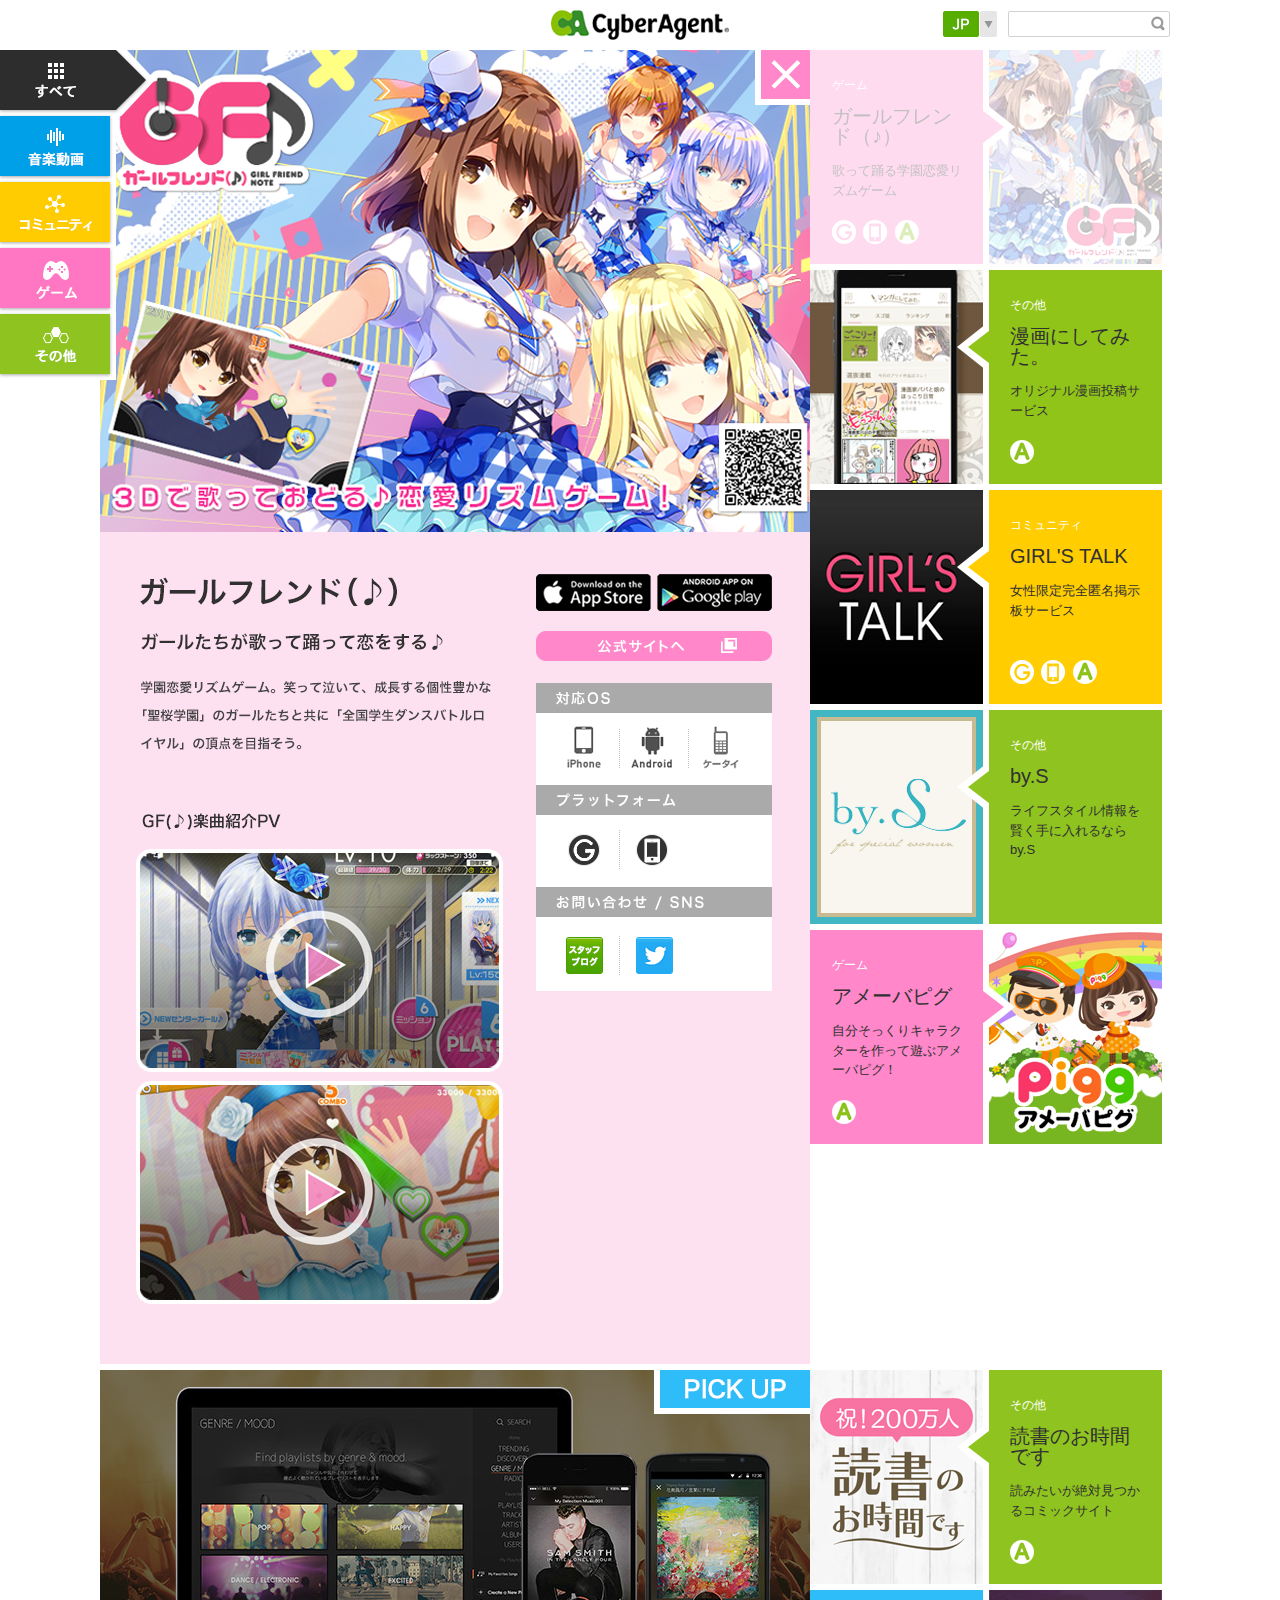
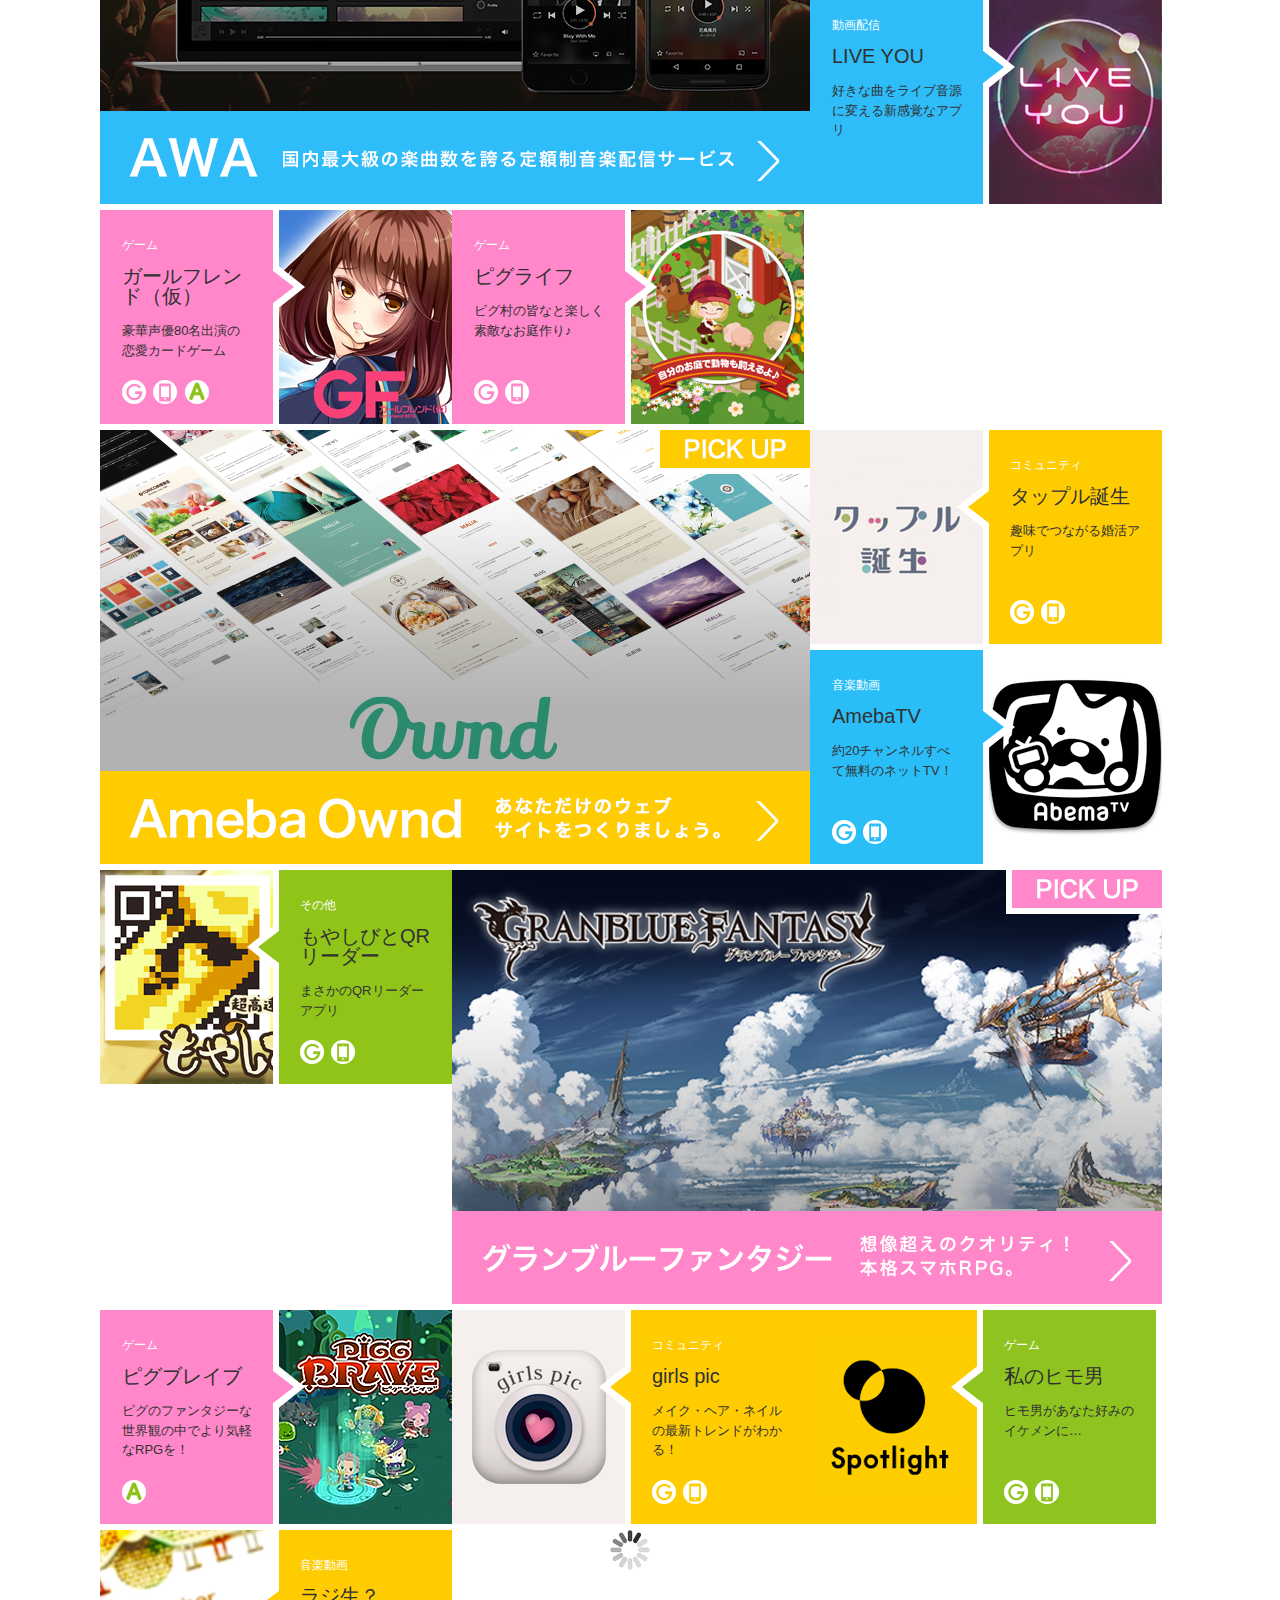
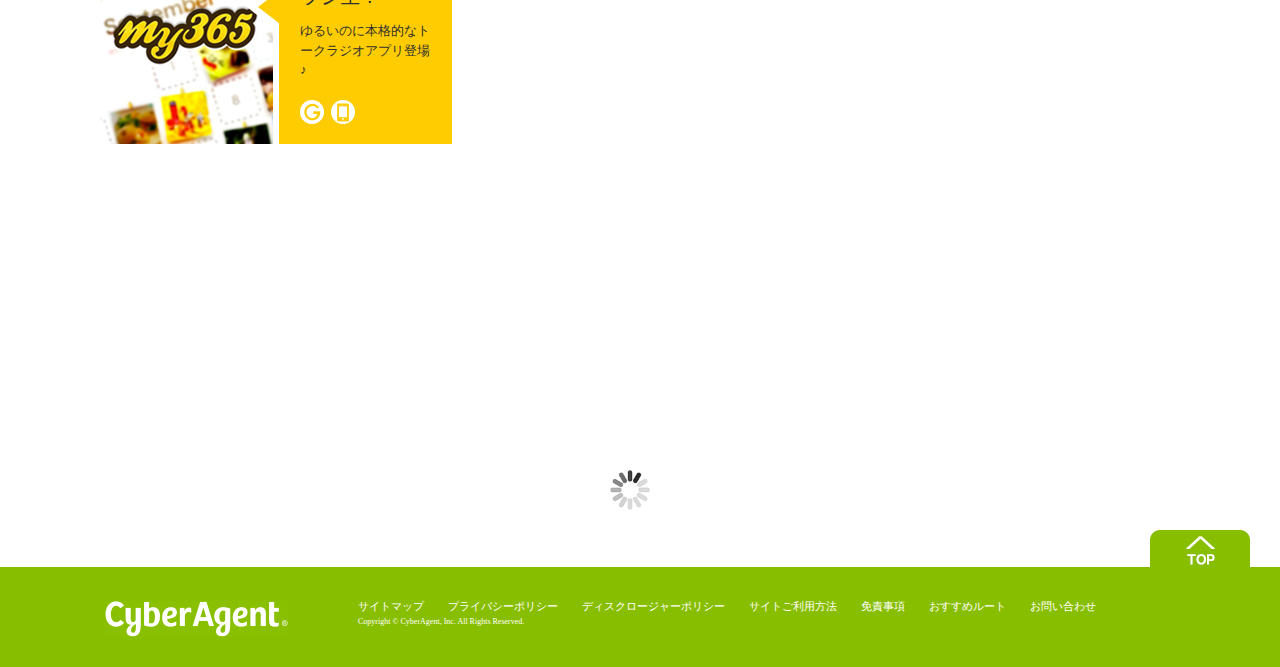
<file: CA_service/index_next.html>
<!DOCTYPE html>
<html lang="ja">
<head>
  <meta charset="UTF-8">
  <title>Document</title>
  <link rel="stylesheet" href="css/reset.css">
  <link rel="stylesheet" href="css/style.css">
  <link rel="stylesheet" href="css/column.css">
  <script src="https://code.jquery.com/jquery-2.2.3.min.js"   integrity="sha256-a23g1Nt4dtEYOj7bR+vTu7+T8VP13humZFBJNIYoEJo="   crossorigin="anonymous"></script>
  <script src="masonry.pkgd.min.js"></script>
  <script>
  $(function(){
    $('.grid').masonry({
    itemSelector: '.grid-item',
    columnWidth: 355,
    gutter: 3
    });
  });
  </script>
</head>

<body>
<div id="wrap">
  <nav id="main-nav">
    <ul>
      <li><a href="index.html"><img src="img/nav_all.png"  /alt="" /></a></li>
      <li><a href="#"><img src="img/nav_mosic.png" alt="" /></a></li>
      <li><a href="#"><img src="img/nav_comyu.png" alt="" /></a></li>
      <li><a href="game.html"><img src="img/nav_game.png" alt="" /></a></li>
      <li><a href="#"><img src="img/nav_ather.png" alt="" /></a></li>
    </ul>
  </nav>

  <div id="head">
    <div class="wrap_head">
      <div id="head_content">
        <img src="img/logo.png" alt="" />
      </div>
      <div class="search">
        <img src="img/head.png" alt="" />
    </div>
    </div>
  </div><!--head_fin-->

  <div id="content" class="grid">

    <!-- <div class="item grid-item grid-item--width2">
    <a href="#">
      <img src="img/c_d_1.png" alt="" />
    </a>
    </div> -->




    <div class="grid-item grid-item--width3">
      <div class="waku_00">
      </div>
    </div>

    <div class="grid-item">
      <a href="#">
      <div class="waku_02_2">
        <div class="waku_text">
          <p class="genre">ゲーム</p>
          <p class="title">ガールフレンド（♪） </p>
          <p class="text">歌って踊る学園恋愛リズムゲーム</p>
          <div class="waku_icon_2">
          <img src="img/icon_googl.png" alt="" />
          <img src="img/icon_smaho.png" alt="" />
          <img src="img/icon_ameba.png" alt="" />
          </div>
        </div>
      </div>
      </a>
    </div>

    <div class="grid-item">
      <a href="#">
      <div class="waku_03">
        <div class="waku_text_left">
          <p class="genre">その他</p>
          <p class="title">漫画にしてみた。</p>
          <p class="text">オリジナル漫画投稿サービス</p>
          <div class="waku_icon_2">
            <img src="img/icon_ameba.png" alt="" />
          </div>
        </div>
      </div>
      </a>
    </div>

    <div class="grid-item">
      <a href="#">
      <div class="waku_04">
        <div class="waku_text_left">
          <p class="genre"> コミュニティ</p>
          <p class="title">GIRL'S TALK </p>
          <p class="text">女性限定完全匿名掲示板サービス</p>
          <div class="waku_icon">
          <img src="img/icon_googl.png" alt="" />
          <img src="img/icon_smaho.png" alt="" />
          <img src="img/icon_ameba.png" alt="" />

          </div>
        </div>
      </div>
    </a>
    </div>

    <div class="grid-item">
      <a href="#">
      <div class="waku_05">
        <div class="waku_text_left">
          <p class="genre">その他</p>
          <p class="title">by.S </p>
          <p class="text">ライフスタイル情報を賢く手に入れるならby.S</p>
        </div>
      </div>
    </a>
    </div>

    <div class="grid-item">
      <a href="#">
      <div class="waku_06">
        <div class="waku_text">
          <p class="genre">ゲーム</p>
          <p class="title">アメーバピグ </p>
          <p class="text">自分そっくりキャラクターを作って遊ぶアメーバピグ！</p>
          <div class="waku_icon_2">
            <img src="img/icon_ameba.png" alt="" />
          </div>
        </div>
      </div>
    </a>
    </div>

    <div class="item grid-item grid-item--width2">
      <a href="#">
      <img src="img/c_d_2.png" alt="" />
      </a>
    </div>

    <div class="grid-item">
      <a href="#">
      <div class="waku_07">
        <div class="waku_text_left">
          <p class="genre">その他</p>
          <p class="title">読書のお時間です </p>
          <p class="text">読みたいが絶対見つかるコミックサイト</p>
          <div class="waku_icon_2">
            <img src="img/icon_ameba.png" alt="" />
          </div>
        </div>
      </div>
    </a>
    </div>

    <div class="grid-item">
      <a href="#">
      <div class="waku_08">
        <div class="waku_text">
          <p class="genre">動画配信</p>
          <p class="title">LIVE YOU </p>
          <p class="text">好きな曲をライブ音源に変える新感覚なアプリ</p>
        </div>
      </div>
    </a>
    </div>

    <div class="grid-item">
      <a href="#">
      <div class="waku_09">
        <div class="waku_text">
          <p class="genre">ゲーム</p>
          <p class="title">ガールフレンド（仮） </p>
          <p class="text">豪華声優80名出演の恋愛カードゲーム</p>
          <div class="waku_icon_2">
          <img src="img/icon_googl.png" alt="" />
          <img src="img/icon_smaho.png" alt="" />
          <img src="img/icon_ameba.png" alt="" />
          </div>
        </div>
      </div>
    </a>
    </div>

    <div class="grid-item">
      <a href="#">
      <div class="waku_10">
        <div class="waku_text">
          <p class="genre">ゲーム</p>
          <p class="title">ピグライフ</p>
          <p class="text">ピグ村の皆なと楽しく素敵なお庭作り♪</p>
          <div class="waku_icon">
          <img src="img/icon_googl.png" alt="" />
          <img src="img/icon_smaho.png" alt="" />
          </div>
        </div>
      </div>
    </a>
    </div>

    <div class="item grid-item grid-item--width2">
      <a href="#">
      <img src="img/c_d_3.png" alt="" />
    </a>
    </div>

    <div class="grid-item">
      <a href="#">
      <div class="waku_11">
        <div class="waku_text_left">
          <p class="genre">コミュニティ</p>
          <p class="title">タップル誕生 </p>
          <p class="text">趣味でつながる婚活アプリ</p>
          <div class="waku_icon">
          <img src="img/icon_googl.png" alt="" />
          <img src="img/icon_smaho.png" alt="" />
          </div>
        </div>
      </div>
    </a>
    </div>

    <div class="grid-item">
      <a href="#">
      <div class="waku_12">
        <div class="waku_text">
          <p class="genre">音楽動画</p>
          <p class="title">AmebaTV </p>
          <p class="text">約20チャンネルすべて無料のネットTV！</p>
          <div class="waku_icon">
          <img src="img/icon_googl.png" alt="" />
          <img src="img/icon_smaho.png" alt="" />
          </div>
        </div>
      </div>
    </a>
    </div>

    <div class="grid-item">
      <div class="waku_13">
        <a href="#">
        <div class="waku_text_left">
          <p class="genre">その他</p>
          <p class="title">もやしびとQRリーダー </p>
          <p class="text">まさかのQRリーダーアプリ</p>
          <div class="waku_icon_2">
          <img src="img/icon_googl.png" alt="" />
          <img src="img/icon_smaho.png" alt="" />
          </div>
        </div>
      </div>
    </a>
    </div>

    <div class="item grid-item grid-item--width2">
      <a href="#">
      <img src="img/c_d_4.png" alt="" />
    </a>
    </div>


    <div class="grid-item">
      <a href="#">
      <div class="waku_14">
        <div class="waku_text">
          <p class="genre">ゲーム</p>
          <p class="title">ピグブレイブ </p>
          <p class="text">ピグのファンタジーな世界観の中でより気軽なRPGを！</p>
          <div class="waku_icon_2">
            <img src="img/icon_ameba.png" alt="" />
          </div>
        </div>
      </div>
    </a>
    </div>


      <div class="grid-item">
        <a href="#">
        <div class="waku_15">
          <div class="waku_text_left">
            <p class="genre">コミュニティ</p>
            <p class="title">girls pic </p>
            <p class="text">メイク・ヘア・ネイルの最新トレンドがわかる！</p>
            <div class="waku_icon_2">
            <img src="img/icon_googl.png" alt="" />
            <img src="img/icon_smaho.png" alt="" />
            </div>
          </div>
        </div>
      </a>
      </div>

      <div class="grid-item">
        <a href="#">
        <div class="waku_16">
          <div class="waku_text_left">
            <p class="genre">ゲーム</p>
            <p class="title">私のヒモ男</p>
            <p class="text">ヒモ男があなた好みのイケメンに…</p>
            <div class="waku_icon">
            <img src="img/icon_googl.png" alt="" />
            <img src="img/icon_smaho.png" alt="" />
            </div>
          </div>
        </div>
      </a>
      </div>

      <div class="grid-item">
        <a href="#">
        <div class="waku_17">
          <div class="waku_text_left">
            <p class="genre">音楽動画</p>
            <p class="title">ラジ生？ </p>
            <p class="text">ゆるいのに本格的なトークラジオアプリ登場♪</p>
            <div class="waku_icon_2">
            <img src="img/icon_googl.png" alt="" />
            <img src="img/icon_smaho.png" alt="" />
            </div>
          </div>
        </div>
      </a>
      </div>

      <div class="kuru">
        <div class="kuru_img">
          <a href="index_2.html"><img  src="img/kurukuru.png" alt="" width="40" height="40"></a>
        </div>
      </div>

</div>

</div><!--content_fin-->

<div class="kuru">
  <div class="kuru_img">
    <a href="index_2.html"><img  src="img/kurukuru.png" alt="" width="40" height="40"></a>
  </div>
</div>

<div id="pagetop">
  <a href="#">
  <img src="img/pagetop.png" alt="" />
  </a>
</div>


<div id="ft">

  <div id="ft_content">
    <div class="ft_img">
    <a href="#"><img  src="img/ft_logo.png" alt="" /></a>
    </div>

    <div>
    <a href="#">サイトマップ</a>
    <a href="#">プライバシーポリシー</a>
    <a href="#">ディスクロージャーポリシー</a>
    <a href="#">サイトご利用方法</a>
    <a href="#">免責事項</a>
    <a href="#">おすすめルート</a>
    <a href="#">お問い合わせ</a>
    <p>Copyright © CyberAgent, Inc. All Rights Reserved.<p>
    </div>


</div><!--ft_fin-->






</div><!--wrap_fin-->
</body>
</html>
</file>
<file: CA_service/css/style.css>
#wrap{
  width: 100%;
  overflow: hidden;
  margin:0 auto;
  }
  body {
  margin: 0px;
  }
  ul {
  	font-size: 0;
      margin: 0px;
      padding: 0px;
      display: table;
  }
  li {
      list-style-type: none;
      display: inline-table;
      font-size: 12px;
      vertical-align: middle;
  }
  a{
    color: #fff;
    text-decoration: none;
    font-size: 12px;
    font-family: Helvetica,Arial,sans-serif;
   }
   a:hover { color:#313131; }

#head{
  height: 50px;
  width: 100%;
  background-color: #fff;
  position: fixed;
  display: table;
  z-index: 100;
}


.wrap_head{
  width: 1070px;
  margin: 0 auto;
  position: relative;
}
#head #head_content{
  width: 178px;
  position: absolute;
  top: 10px;
  left: 50%;
  margin-left: -89px;
}
#head .search{
  width: 227px;
  position: absolute;
  top: 11px;
  right: 5px;
}

nav{
  width: 155px;
  margin-top: 44px;
  position: fixed;
}
#content{
  width: 1070px;
  margin:50px auto 0px;
}
.waku_text {
  width: 130px;
  padding-left: 22px;
  overflow: hidden;
}
.waku_text_left {
  width: 130px;
  padding-left: 200px;
  overflow: hidden;
}
.genre{
  font-size: 12px;
  margin-top: 29px;
  color: #fff;
}
.title{
  font-size: 20px;
  margin-top: 15px;
  color: #313131;
}
.text{
  font-size: 13px;
  margin-top: 15px;
  color: #313131;
  line-height:1.5;
}
.waku_icon{
  margin-top: 40px;
 }
.waku_icon img{
  margin-right: 4px;
}
.waku_icon_2 img{
  margin-right: 4px;
}
.waku_icon_2{
   margin-top: 20px;
  }
.o_waku_text{
  height: 16px;
}
.kuru{
  width: 100%;
}
.kuru_img{
  width: 60px;
  height: 60px;
  margin: 320px auto 0;
}
.kuru_img_2{
  width: 60px;
  height: 60px;
  margin: 140px auto 0;
  -webkit-filter: opacity(30%);
  filter: opacity(30%);

}

#pagetop{
  text-align: right;
  margin-right: 30px;
}
#ft_content{
  width: 1070px;
  margin:0 auto;
  padding-top: 30px;
  display: flex;
}
#ft_content a{
  font-size: 11px;
display: inline-block;
margin-right: 20px;
}
#ft_content p{
  font-size: 8px;
  margin-top: 5px;
  color: #fff;

}
.ft_img{
  margin-right: 50px;
}
#ft{
  width: 100%;
  height: 100px;
  background-color: #88be00;
}
#main-nav {
  z-index: 100;
}
#main-nav ul li a:hover {
  -webkit-filter: brightness(1.1);
  filter: brightness(1.2);
}


/* hayamin */
#content {
  margin: 50px auto 0 auto;
  width: 1080px;
  overflow: hidden;
}
.grid-item:hover {
  /*-webkit-filter: brightness(1.1);
  filter: brightness(1.2);*/
  -webkit-filter: opacity(85%);
  filter: opacity(85%);
}
.grid-item {
  float: left;
  width: 352px;
  height: 214px;
  padding-bottom: 6px;
  overflow: hidden;
}
.grid-item--width2 {
  width: 710px;
  height: 434px;
  padding-bottom: 6px;
  overflow: hidden;
}
.grid-item--width3 {
  width: 710px;
  height: 1314px;
  padding-bottom: 6px;
  overflow: hidden;
}
</file>
<file: CA_service/css/column.css>
.waku_01{
  margin-bottom: 6px;
  background-image: url('../img/c_c_1.png');
  background-position: center;
  background-repeat: no-repeat;
  background-size: contain;
  height: 214px;
}
.waku_02{
  margin-bottom: 6px;
  background-image: url('../img/c_g_1.png');
  background-position: center;
  background-repeat: no-repeat;
  background-size: contain;
  height: 214px;
}

.waku_03{
  margin-bottom: 6px;
  background-image: url('../img/c_s_1.png');
  background-position: center;
  background-repeat: no-repeat;
  background-size: contain;
  height: 214px;
}
.waku_04{
  margin-bottom: 6px;
  background-image: url('../img/c_c_2.png');
  background-position: center;
  background-repeat: no-repeat;
  background-size: contain;
  height: 214px;
}
.waku_05{
  margin-bottom: 6px;
  background-image: url('../img/c_s_2.png');
  background-position: center;
  background-repeat: no-repeat;
  background-size: contain;
  height: 214px;
}
.waku_06{
  margin-bottom: 6px;
  background-image: url('../img/c_g_2.png');
  background-position: center;
  background-repeat: no-repeat;
  background-size: contain;
  height: 214px;
}
.waku_07{
  margin-bottom: 6px;
  background-image: url('../img/c_s_3.png');
  background-position: center;
  background-repeat: no-repeat;
  background-size: contain;
  height: 214px;
}
.waku_08{
  margin-bottom: 6px;
  background-image: url('../img/c_m_1.png');
  background-position: center;
  background-repeat: no-repeat;
  background-size: contain;
  height: 214px;
}
.waku_09{
  margin-bottom: 6px;
  background-image: url('../img/c_g_3.png');
  background-position: center;
  background-repeat: no-repeat;
  background-size: contain;
  height: 214px;
}
.waku_10{
  margin-bottom: 6px;
  background-image: url('../img/c_g_4.png');
  background-position: center;
  background-repeat: no-repeat;
  background-size: contain;
  height: 214px;
}

.waku_11{
  margin-bottom: 6px;
  background-image: url('../img/c_c_3.png');
  background-position: center;
  background-repeat: no-repeat;
  background-size: contain;
  height: 214px;
}

.waku_12{
  margin-bottom: 6px;
  background-image: url('../img/c_m_2.png');
  background-position: center;
  background-repeat: no-repeat;
  background-size: contain;
  height: 214px;
}
.waku_13{
  margin-bottom: 6px;
  background-image: url('../img/c_s_4.png');
  background-position: center;
  background-repeat: no-repeat;
  background-size: contain;
  height: 214px;
}
.waku_14{
  margin-bottom: 6px;
  background-image: url('../img/c_g_5.png');
  background-position: center;
  background-repeat: no-repeat;
  background-size: contain;
  height: 214px;
}
.waku_15{
  margin-bottom: 6px;
  background-image: url('../img/c_c_4.png');
  background-position: center;
  background-repeat: no-repeat;
  background-size: contain;
  height: 214px;
}
.waku_16{
  margin-bottom: 6px;
  background-image: url('../img/c_s_5.png');
  background-position: center;
  background-repeat: no-repeat;
  background-size: contain;
  height: 214px;
}
.waku_17{
  margin-bottom: 6px;
  background-image: url('../img/c_c_5.png');
  background-position: center;
  background-repeat: no-repeat;
  background-size: contain;
  height: 214px;
}
.waku_18{
  margin-bottom: 6px;
  background-image: url('../img/c_g_6.png');
  background-position: center;
  background-repeat: no-repeat;
  background-size: contain;
  height: 214px;
}

.waku_D_1{
  margin-bottom: 6px;
  background-image: url('../img/c_d_1.png');
  background-position: center;
  background-repeat: no-repeat;
  background-size: contain;
  height: 434px;
}

.waku_D_2{
  margin-bottom: 6px;
  background-image: url('../img/c_d_2.png');
  background-position: center;
  background-repeat: no-repeat;
  background-size: contain;
  height: 434px;
}

.waku_D_3{
  margin-bottom: 6px;
  background-image: url('../img/c_d_3.png');
  background-position: center;
  background-repeat: no-repeat;
  background-size: contain;
  height: 434px;
}

.waku_D_4{
  margin-bottom: 6px;
  background-image: url('../img/c_d_4.png');
  background-position: center;
  background-repeat: no-repeat;
  background-size: contain;
  height: 434px;
}

.waku_D_5{
  margin-bottom: 6px;
  background-image: url('../img/c_d_5.png');
  background-position: center;
  background-repeat: no-repeat;
  background-size: contain;
  height: 434px;
}

.waku_00{
  margin-bottom: 6px;
  background-image: url('../img/syousai.png');
  background-position: center;
  background-repeat: no-repeat;
  background-size: contain;
  height: 1314px;
}
.waku_02_2{
  -webkit-filter: opacity(30%);
  filter: opacity(30%);
  margin-bottom: 6px;
  background-image: url('../img/c_g_1.png');
  background-position: center;
  background-repeat: no-repeat;
  background-size: contain;
  height: 214px;
}
</file>
<file: hotel/css/style.css>
body {
margin: 0px;
}
a{
  color: #666;
  text-decoration: none;
  font-size: 12px;
  font-family: Helvetica,Arial,sans-serif;
 }
 a:hover { color: #39F; }
#wrap{
  width: 100%;
  overflow: hidden;
  margin:0 auto;
  }
.base{
  width: 1071px;
  margin:0 auto;
}
.box{
  margin: 0 auto 65px;
  display: block;
}

.icon{
  margin-right: 5px;
  margin-top: 4px;
}
/*====全体=====*/


#nav_bg{
  height: 140px;
  width: 100%;
  background-color: #fff;
  position: fixed;
  border-bottom: 3px #111 solid;
}
#nav{
  width: 1071px;
  margin:0 auto;
  height: 140px;
}
#nav_top{
  width: 100%;
  text-align: right;
  }
#nav_top .link {
  display: inline-block;
  margin-right: 24px;
  margin-top: 10px;
  }
#nav_mene{
  height: 89px;
  padding-top: 10px;
  padding-bottom: 0px;
  display: flex;
  }
ul {
	font-size: 0;
    margin: 0px;
    padding: 0px;
    display: table;
}
li {
    list-style-type: none;
    display: inline-table;
    font-size: 12px;
    vertical-align: middle;
}
.line_nav{
  height: 3px;
  width: 100%;
  background-color:#111111;
}
.box_1{
  margin-right: 111px;
}
.box_2{
  margin-right: 114px;
}
.box_3{
  margin-right: 114px;
}
.box_4{
  margin-right: 98px;
}
.box_5{
  margin-right: 102px;
}
.box_6{
  margin-right: 95px;
}
.box_7{
  margin-right: 0px;
}
/*＝＝＝FIN_ナビゲーション＝＝＝*/

.main_v{
  width: 100%;
  height: 417px;
  margin: 140px auto 65px;
  background: url(../img/main_v.png);
  background-position: center;
}
/*＝＝＝FIN_メイン画＝＝＝*/


.box_box{
  margin-bottom: 45px;
}
/*＝＝＝FIN_予約フォーム＝＝＝*/


#about{
  display: inline-block;
  display: flex;
justify-content: space-between;
}
.sen {
  border: 3px solid #111;
}
#about_text{
  margin-top: 81px;
  text-align: center;
}
.about_pic{
  width: 100px;
  height: 562px;
  background: url(../img/about_pic1.png);
  background-position: center;
}
.about{
  width: 264px;
  margin-bottom: 30px;
}
.about p{
  text-align: left;
  line-height: 28px;
}
.line{
  height: 3px;
  width:100%;
  background-color:#111111;
  margin-top: 23px;
  margin-bottom: 43px;
}
/*＝＝＝FIN_アピールポイント＝＝＝*/

.link_waku{
  display: flex;
  margin-bottom: 45px;
  justify-content: space-between;
}
.link_waku_2{
  display: flex;
  margin-bottom: 100px;
  justify-content: space-between;
}
.link_box{
  width: 335px;
}
.link_box p{
  margin-top: 10px;
}
.tit{
  height: 30px;
  margin-top: 20px;
}
.tit_y{
  float: right;
  margin-right: 3px;
}
/*＝＝＝FIN_サービスメニュー＝＝＝*/

#plan{
  height: 340px;
  width: 100%;
  margin:0px auto 80px;
  background-color: #eee;
  background-position: center;
}
.plan{
  display: inline-block;
  display: flex;
  justify-content: space-between;
  padding-top:38px;
  height: 262px;
}
.plan_a{
	margin-right:14px;
	}
/*＝＝＝FIN_プラン＝＝＝*/


.news_waku{
  display: inline-block;
  display: flex;
  justify-content: space-between;
  margin-bottom: 8px;
}
.news{
  display: inline-block;
  display: flex;
}
.news_box{
  width: 392px;
  height: 140px;
  background-color: #eee;
}
.news_text{
  padding-top: 30px;
  width: 295px;
  margin: auto;
}
.text_size{
  font-size: 14px;
  margin-bottom: 10px;
}
.text_size_2{
  font-size: 14px;
  line-height:24px;
}
/*＝＝＝FIN_ニュース＝＝＝*/


#access{
  height: 406px;
  margin-top: 60px;
  display: inline-block;
  display: flex;
  justify-content: space-between;
}
.access_pic{
  width: 100px;
  background: url(../img/access_pic01.png);
}
#access_text{
  margin-top: 45px;
  text-align: center;
}
.access_logo{
  margin-right:40px;
	}
#access p{
  text-align: left;
  font-size:14px;
  line-height: 28px;
}
.link_2{
  margin-top: 30px;
  text-align: right;;
}
/*＝＝＝FIN_アクセス＝＝＝*/



.pagetop{
  text-align: right;
}
.ft_bg{
  height: 40px;
  width:100%;
  background-color:#00335c;
  margin-top: 0px;
}
.ft_rogo{
  width: 100%;
  height: 67px;
  margin: 0 auto;
  background: url(../img/f_rogo.png);
  background-position: center;
}
.ft_bg2{
  height: 100px;
  width:100%;
  background-color:#00335c;
  margin-top: 0px;
}
#ft_link_waku{
  width: 650px;
  margin:0 auto;
  padding: 40px 0px;
  display: flex;
  justify-content: space-between;
}
#ft_link_waku a{
	color: #fff;
	}
#ft_link_waku a:hover { color: #39F; }
.link_ft{
  margin-top: 8px;
}
.ft_bg_black{
  height: 60px;
  width:100%;
  background-color:#000;
  margin-top: 0px;
}
.copy{
  padding-top: 22px;
  text-align: center;
  font-size: 12px;
  color :#aaa;
}
/*＝＝＝FIN_フッター＝＝＝*/
</file>
